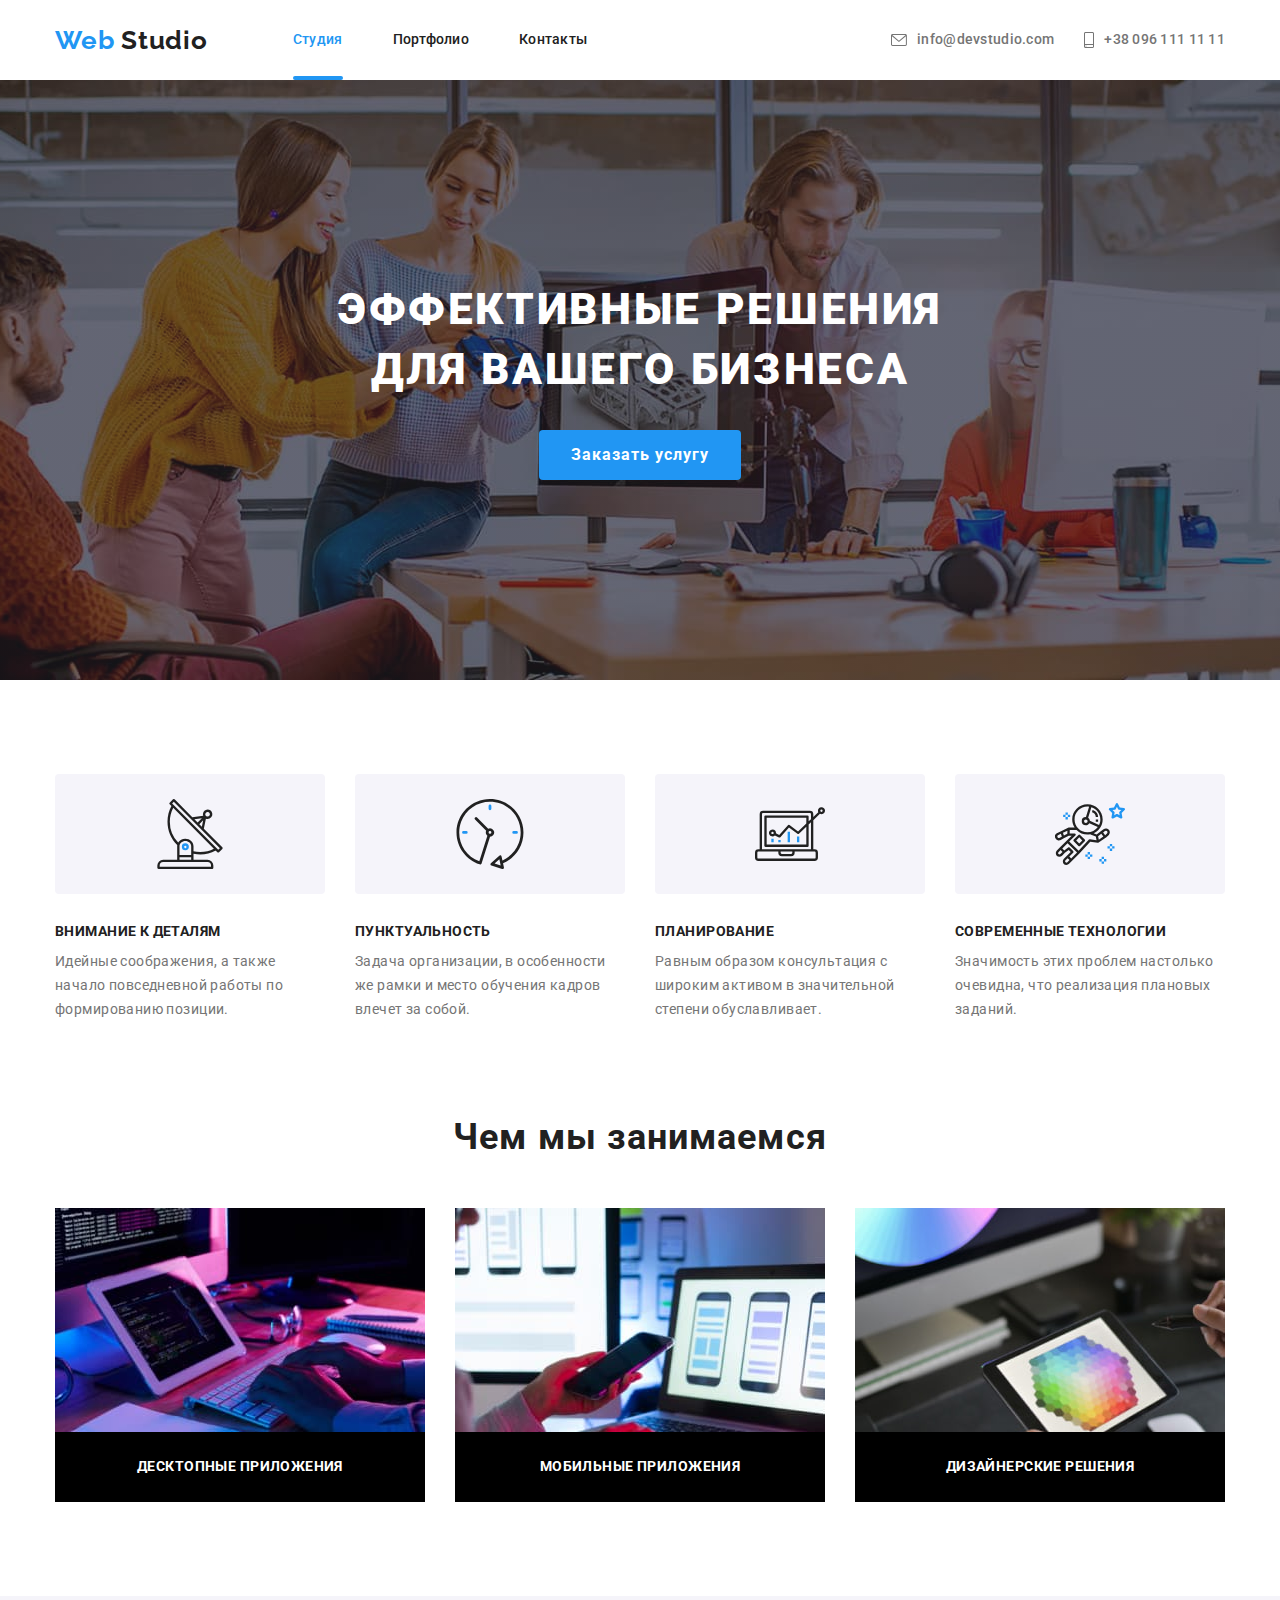
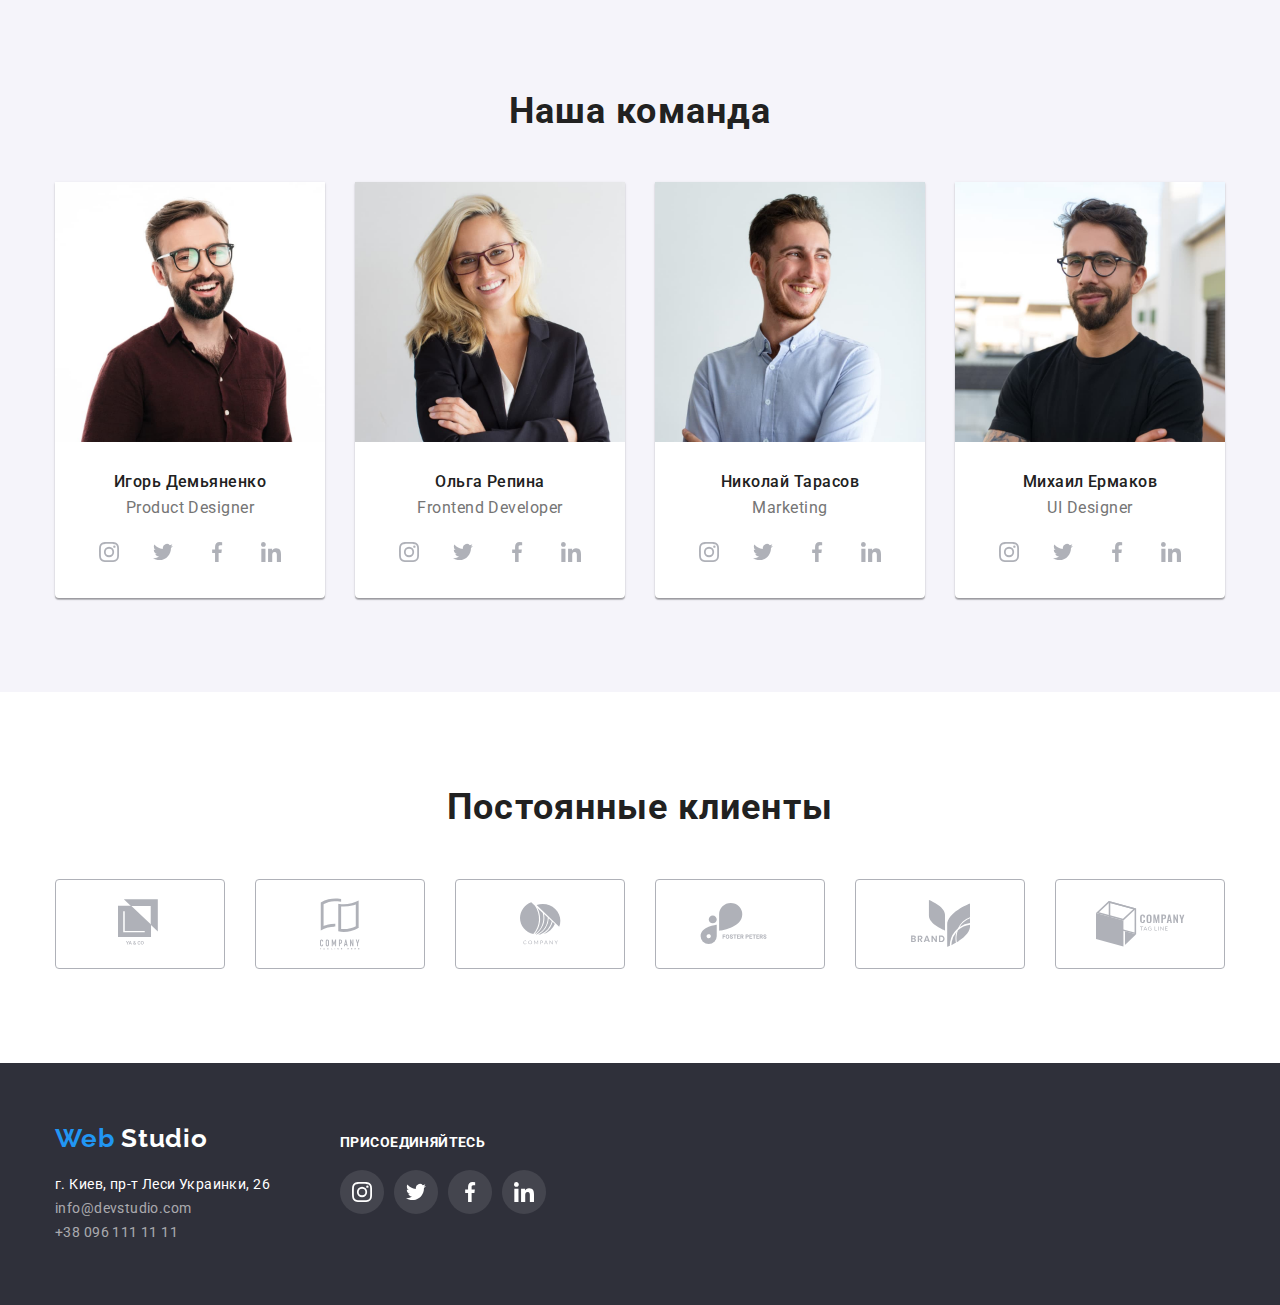
<file: index.html>
<!DOCTYPE html>
<html lang="ru">
  <head>
    <meta charset="UTF-8" />
    <meta name="viewport" content="width=device-width, initial-scale=1.0" />
    <title>Web Studio</title>
    <link rel="stylesheet" href="./css/normalize.css" />
    <link
      href="https://fonts.googleapis.com/css2?family=Raleway:wght@700&family=Roboto:wght@400;500;700;900&display=swap"
      rel="stylesheet"
    />
    <link rel="stylesheet" href="./css/styles.css" />
  </head>
  <body>
    <header>
      <!--Main Navigation-->
      <div class="conteiner top-nav">
        <nav class="nav-flex">
          <a href="./index.html" class="main-logo">
            <span class="logo-web">Web</span>
            Studio
          </a>
          <ul class="site-nav">
            <li class="site-menu">
              <a href="./index.html" class="link currant">Cтудия</a>
            </li>
            <li class="site-menu">
              <a href="./portfolio.html" class="link">Портфолио</a>
            </li>
            <li class="site-menu"><a href="#" class="link">Контакты</a></li>
          </ul>
        </nav>

        <!--Contacts-->
        <address class="adress-top">
          <ul class="menu-contacts">
            <li class="mail">
              <a
                href="mailto:info@devstudio.com"
                class="contacts"
                aria-label="написать письмо"
              >
                <svg class="sprite-envelope" width="16" , height="12">
                  <use href="./images/sprite.svg#icon-envelope"></use>
                </svg>
                info@devstudio.com</a
              >
            </li>
            <li class="phone">
              <a
                href="tel:+380961111111"
                class="contacts"
                aria-label="позвонить"
              >
                <svg class="sprite-smartphone" width="10" , height="16">
                  <use href="./images/sprite.svg#icon-smartphone"></use>
                </svg>
                +38 096 111 11 11</a
              >
            </li>
          </ul>
        </address>
      </div>
    </header>

    <!--Main Section-->
    <main>
      <section class="hero overlay">
        <h1 class="hero-title">
          Эффективные решения <br />
          для вашего бизнеса
        </h1>

        <!--Button go to pop-up form-->
        <button type="button" class="button" data-modal-open>
          Заказать услугу
        </button>
      </section>

      <!--Work principles-->
      <section class="section-principles">
        <div class="conteiner">
          <h2 hidden class="hidden-title">Work principles</h2>
          <ul class="principles">
            <li class="item">
              <div class="cover" aria-label="внимание к деталям">
                <svg class="sprite-antenna" width="70" , height="70">
                  <use href="./images/sprite.svg#icon-antenna"></use>
                </svg>
              </div>
              <h3 class="principles-title">Внимание к деталям</h3>
              <p class="principles-description">
                Идейные соображения, а также начало повседневной работы по
                формированию позиции.
              </p>
            </li>
            <li class="item">
              <div class="cover" aria-label="пунктуальность">
                <svg class="sprite-clock" width="70" , height="70">
                  <use href="./images/sprite.svg#icon-clock"></use>
                </svg>
              </div>
              <h3 class="principles-title">Пунктуальность</h3>
              <p class="principles-description">
                Задача организации, в особенности же рамки и место обучения
                кадров влечет за собой.
              </p>
            </li>
            <li class="item">
              <div class="cover" aria-label="планирование">
                <svg class="sprite-vector" width="70" , height="70">
                  <use href="./images/sprite.svg#icon-vector"></use>
                </svg>
              </div>
              <h3 class="principles-title">Планирование</h3>
              <p class="principles-description">
                Равным образом консультация с широким активом в значительной
                степени обуславливает.
              </p>
            </li>
            <li class="item">
              <div class="cover" aria-label="современные технологии">
                <svg class="sprite-astronaut" width="70" , height="70">
                  <use href="./images/sprite.svg#icon-astronaut"></use>
                </svg>
              </div>
              <h3 class="principles-title">Современные технологии</h3>
              <p class="principles-description">
                Значимость этих проблем настолько очевидна, что реализация
                плановых заданий.
              </p>
            </li>
          </ul>
        </div>
      </section>

      <!--WHAT DO WE DO SECTION-->
      <section class="section-projects">
        <div class="conteiner">
          <h2 class="section-title">Чем мы занимаемся</h2>
          <ul class="work-list">
            <li class="item">
              <div class="project-group">
                <img
                  src="./images/desktopapp.jpg"
                  alt="Десктопные приложения"
                  width="370"
                  class="project-pic"
                />
                <h3 class="work-list-title">Десктопные приложения</h3>
              </div>
            </li>
            <li class="item">
              <div class="project-group">
                <img
                  src="./images/mobileapp.jpg"
                  alt="Мобильные приложения"
                  width="370"
                  class="project-pic"
                />
                <h3 class="work-list-title">Мобильные приложения</h3>
              </div>
            </li>
            <li class="item">
              <div class="project-group">
                <img
                  src="./images/designerapp.jpg"
                  alt="Мобильные приложения"
                  width="370"
                  class="project-pic"
                />
                <h3 class="work-list-title">Дизайнерские решения</h3>
              </div>
            </li>
          </ul>
        </div>
      </section>

      <!--Our team section-->
      <section class="team-section">
        <div class="conteiner">
          <h2 class="section-title">Наша команда</h2>

          <ul class="team">
            <!--Игорь Демьяненко-->
            <li class="worker">
              <img
                class="member"
                src="./images/Demyanenko.jpg"
                alt="Игорь Демьяненко"
                width="270"
              />
              <h3 class="team-member-name">Игорь Демьяненко</h3>
              <p lang="en" class="profession">Product Designer</p>
              <ul class="social-media">
                <li class="icon-list">
                  <a
                    href="https://www.instagram.com/"
                    target="_blank"
                    rel="noopener noreferrer"
                    aria-label="ссылка Инстаграм"
                    class="icon"
                  >
                    <svg class="smm-icon" width="20" height="20">
                      <use href="./images/sprite.svg#icon-insta"></use>
                    </svg>
                  </a>
                </li>
                <li class="icon-list">
                  <a
                    href="https://twitter.com/"
                    target="_blank"
                    rel="noopener noreferrer"
                    aria-label="ссылка Твиттер"
                    class="icon"
                  >
                    <svg class="smm-icon" width="20" height="20">
                      <use href="./images/sprite.svg#icon-twitter"></use>
                    </svg>
                  </a>
                </li>
                <li class="icon-list">
                  <a
                    href="https://facebook.com/"
                    target="_blank"
                    rel="noopener noreferrer"
                    aria-label="ссылка Фейсбук"
                    class="icon"
                  >
                    <svg class="smm-icon" width="20" height="20">
                      <use href="./images/sprite.svg#icon-facebook"></use>
                    </svg>
                  </a>
                </li>
                <li class="icon-list">
                  <a
                    href="https://www.linkedin.com/"
                    target="_blank"
                    rel="noopener noreferrer"
                    aria-label="ссылка Линкедин"
                    class="icon"
                  >
                    <svg class="smm-icon" width="20" height="20">
                      <use href="./images/sprite.svg#icon-linkedin"></use>
                    </svg>
                  </a>
                </li>
              </ul>
            </li>

            <!--Ольга Репина-->
            <li class="worker">
              <img
                class="member"
                src="./images/Repina.jpg"
                alt="Ольга Репина"
                width="270"
              />
              <h3 class="team-member-name">Ольга Репина</h3>
              <p lang="en" class="profession">Frontend Developer</p>
              <ul class="social-media">
                <li class="icon-list">
                  <a
                    href="https://www.instagram.com/"
                    target="_blank"
                    rel="noopener noreferrer"
                    aria-label="ссылка Инстаграм"
                    class="icon"
                  >
                    <svg class="smm-icon" width="20" height="20">
                      <use href="./images/sprite.svg#icon-insta"></use>
                    </svg>
                  </a>
                </li>
                <li class="icon-list">
                  <a
                    href="https://twitter.com/"
                    target="_blank"
                    rel="noopener noreferrer"
                    aria-label="ссылка Твиттер"
                    class="icon"
                  >
                    <svg class="smm-icon" width="20" height="20">
                      <use href="./images/sprite.svg#icon-twitter"></use>
                    </svg>
                  </a>
                </li>
                <li class="icon-list">
                  <a
                    href="https://facebook.com/"
                    target="_blank"
                    rel="noopener noreferrer"
                    aria-label="ссылка Фейсбук"
                    class="icon"
                  >
                    <svg class="smm-icon" width="20" height="20">
                      <use href="./images/sprite.svg#icon-facebook"></use>
                    </svg>
                  </a>
                </li>
                <li class="icon-list">
                  <a
                    href="https://www.linkedin.com/"
                    target="_blank"
                    rel="noopener noreferrer"
                    aria-label="ссылка Линкедин"
                    class="icon"
                  >
                    <svg class="smm-icon" width="20" height="20">
                      <use href="./images/sprite.svg#icon-linkedin"></use>
                    </svg>
                  </a>
                </li>
              </ul>
            </li>

            <!--Николай Тарасов-->
            <li class="worker">
              <img
                class="member"
                src="./images/Tarasov.jpg"
                alt="Николай Тарасов"
                width="270"
              />
              <h3 class="team-member-name">Николай Тарасов</h3>
              <p lang="en" class="profession">Marketing</p>
              <ul class="social-media">
                <li class="icon-list">
                  <a
                    href="https://www.instagram.com/"
                    target="_blank"
                    rel="noopener noreferrer"
                    aria-label="ссылка Инстаграм"
                    class="icon"
                  >
                    <svg class="smm-icon" width="20" height="20">
                      <use href="./images/sprite.svg#icon-insta"></use>
                    </svg>
                  </a>
                </li>
                <li class="icon-list">
                  <a
                    href="https://twitter.com/"
                    target="_blank"
                    rel="noopener noreferrer"
                    aria-label="ссылка Твиттер"
                    class="icon"
                  >
                    <svg class="smm-icon" width="20" height="20">
                      <use href="./images/sprite.svg#icon-twitter"></use>
                    </svg>
                  </a>
                </li>
                <li class="icon-list">
                  <a
                    href="https://facebook.com/"
                    target="_blank"
                    rel="noopener noreferrer"
                    aria-label="ссылка Фейсбук"
                    class="icon"
                  >
                    <svg class="smm-icon" width="20" height="20">
                      <use href="./images/sprite.svg#icon-facebook"></use>
                    </svg>
                  </a>
                </li>
                <li class="icon-list">
                  <a
                    href="https://www.linkedin.com/"
                    target="_blank"
                    rel="noopener noreferrer"
                    aria-label="ссылка Линкедин"
                    class="icon"
                  >
                    <svg class="smm-icon" width="20" height="20">
                      <use href="./images/sprite.svg#icon-linkedin"></use>
                    </svg>
                  </a>
                </li>
              </ul>
            </li>

            <!--Михаил Ермаков-->
            <li class="worker">
              <img
                class="member"
                src="./images/Ermakov.jpg"
                alt="Михаил Ермаков"
                width="270"
              />
              <h3 class="team-member-name">Михаил Ермаков</h3>
              <p lang="en" class="profession">UI Designer</p>
              <ul class="social-media">
                <li class="icon-list">
                  <a
                    href="https://www.instagram.com/"
                    target="_blank"
                    rel="noopener noreferrer"
                    aria-label="ссылка Инстаграм"
                    class="icon"
                  >
                    <svg class="smm-icon" width="20" height="20">
                      <use href="./images/sprite.svg#icon-insta"></use>
                    </svg>
                  </a>
                </li>
                <li class="icon-list">
                  <a
                    href="https://twitter.com/"
                    target="_blank"
                    rel="noopener noreferrer"
                    aria-label="ссылка Твиттер"
                    class="icon"
                  >
                    <svg class="smm-icon" width="20" height="20">
                      <use href="./images/sprite.svg#icon-twitter"></use>
                    </svg>
                  </a>
                </li>
                <li class="icon-list">
                  <a
                    href="https://facebook.com/"
                    target="_blank"
                    rel="noopener noreferrer"
                    aria-label="ссылка Фейсбук"
                    class="icon"
                  >
                    <svg class="smm-icon" width="20" height="20">
                      <use href="./images/sprite.svg#icon-facebook"></use>
                    </svg>
                  </a>
                </li>
                <li class="icon-list">
                  <a
                    href="https://www.linkedin.com/"
                    target="_blank"
                    rel="noopener noreferrer"
                    aria-label="ссылка Линкедин"
                    class="icon"
                  >
                    <svg class="smm-icon" width="20" height="20">
                      <use href="./images/sprite.svg#icon-linkedin"></use>
                    </svg>
                  </a>
                </li>
              </ul>
            </li>
          </ul>
        </div>
      </section>

      <!--Our clients section-->
      <section class="section-clients">
        <div class="conteiner">
          <h2 class="section-title">Постоянные клиенты</h2>
          <ul class="clients">
            <!-- Client 1-->
            <li class="partner">
              <a
                class="partner-link"
                href="#"
                target="_blank"
                rel="noopener noreferrer"
                aria-label="ссылка на сайт компании"
              >
                <svg class="sprite-client" width="44" height="49">
                  <use href="./images/sprite.svg#icon-clientlogo1"></use>
                </svg>
              </a>
            </li>

            <!-- Client 2-->
            <li class="partner">
              <a
                class="partner-link"
                href="#"
                target="_blank"
                rel="noopener noreferrer"
                aria-label="ссылка на сайт компании"
              >
                <svg class="sprite-client" width="40" height="52">
                  <use href="./images/sprite.svg#icon-clientlogo2"></use>
                </svg>
              </a>
            </li>

            <!-- Client 3-->
            <li class="partner">
              <a
                class="partner-link"
                href="#"
                target="_blank"
                rel="noopener noreferrer"
                aria-label="ссылка на сайт компании"
              >
                <svg class="sprite-client" width="41" height="43">
                  <use href="./images/sprite.svg#icon-clientlogo3"></use>
                </svg>
              </a>
            </li>

            <!-- Client 4-->
            <li class="partner">
              <a
                class="partner-link"
                href="#"
                target="_blank"
                rel="noopener noreferrer"
                aria-label="ссылка на сайт компании"
              >
                <svg class="sprite-client" width="80" height="42">
                  <use href="./images/sprite.svg#icon-clientlogo4"></use>
                </svg>
              </a>
            </li>

            <!-- Client 5-->
            <li class="partner">
              <a
                class="partner-link"
                href="#"
                target="_blank"
                rel="noopener noreferrer"
                aria-label="ссылка на сайт компании"
              >
                <svg class="sprite-client" width="59" height="47">
                  <use href="./images/sprite.svg#icon-clientlogo5"></use>
                </svg>
              </a>
            </li>

            <!-- Client 6-->
            <li class="partner">
              <a
                class="partner-link"
                href="#"
                target="_blank"
                rel="noopener noreferrer"
                aria-label="ссылка на сайт компании"
              >
                <svg class="sprite-client" width="89" height="46">
                  <use href="./images/sprite.svg#icon-clientlogo6"></use>
                </svg>
              </a>
            </li>
          </ul>
        </div>
      </section>
    </main>

    <!--MODAL WINDOW-->
    <div class="backdrop is-hidden" data-modal>
      <div class="modal">
        <button data-modal-close class="button-modal">
          <img src="./images/cross.svg" class="modal-cross" />
        </button>
      </div>
    </div>

    <!--Footer-->
    <footer class="footer">
      <div class="conteiner footer-flexbox">
        <!--adress section-->

        <div class="basement">
          <a href="#" class="footer-logo">
            <span class="blue">Web</span>
            Studio
          </a>
          <address class="adress">
            <a href="#" class="footer-adress"
              >г. Киев, пр-т Леси Украинки, 26 </a
            ><br />
            <a href="mailto:info@devstudio.com" class="email"
              >info@devstudio.com</a
            ><br />
            <a href="tel:+380961111111" class="phone">+38 096 111 11 11</a
            ><br />
          </address>
        </div>

        <!--Sosial media section-->
        <div class="footer-form">
          <b class="slogan footer-flexbox">Присоединяйтесь</b>
          <ul class="footer-list">
            <li class="icon-list">
              <a
                href="https://www.instagram.com/"
                target="_blank"
                rel="noopener noreferrer"
                aria-label="ссылка Инстаграм"
                class="icon-footer"
              >
                <svg class="smm-icon" width="20" height="20">
                  <use href="./images/sprite.svg#icon-insta"></use>
                </svg>
              </a>
            </li>
            <li class="icon-list">
              <a
                href="https://twitter.com/"
                target="_blank"
                rel="noopener noreferrer"
                aria-label="ссылка Твиттер"
                class="icon-footer"
              >
                <svg class="smm-icon" width="20" height="20">
                  <use href="./images/sprite.svg#icon-twitter"></use>
                </svg>
              </a>
            </li>
            <li class="icon-list">
              <a
                href="https://facebook.com/"
                target="_blank"
                rel="noopener noreferrer"
                aria-label="ссылка Фейсбук"
                class="icon-footer"
              >
                <svg class="smm-icon" width="20" height="20">
                  <use href="./images/sprite.svg#icon-facebook"></use>
                </svg>
              </a>
            </li>
            <li class="icon-list">
              <a
                href="https://www.linkedin.com/"
                target="_blank"
                rel="noopener noreferrer"
                aria-label="ссылка Линкедин"
                class="icon-footer"
              >
                <svg class="smm-icon" width="20" height="20">
                  <use href="./images/sprite.svg#icon-linkedin"></use>
                </svg>
              </a>
            </li>
          </ul>
        </div>
        <!--Dont forget create form here-->
      </div>
    </footer>
    <script src="./js/modal.js"></script>
  </body>
</html>
</file>
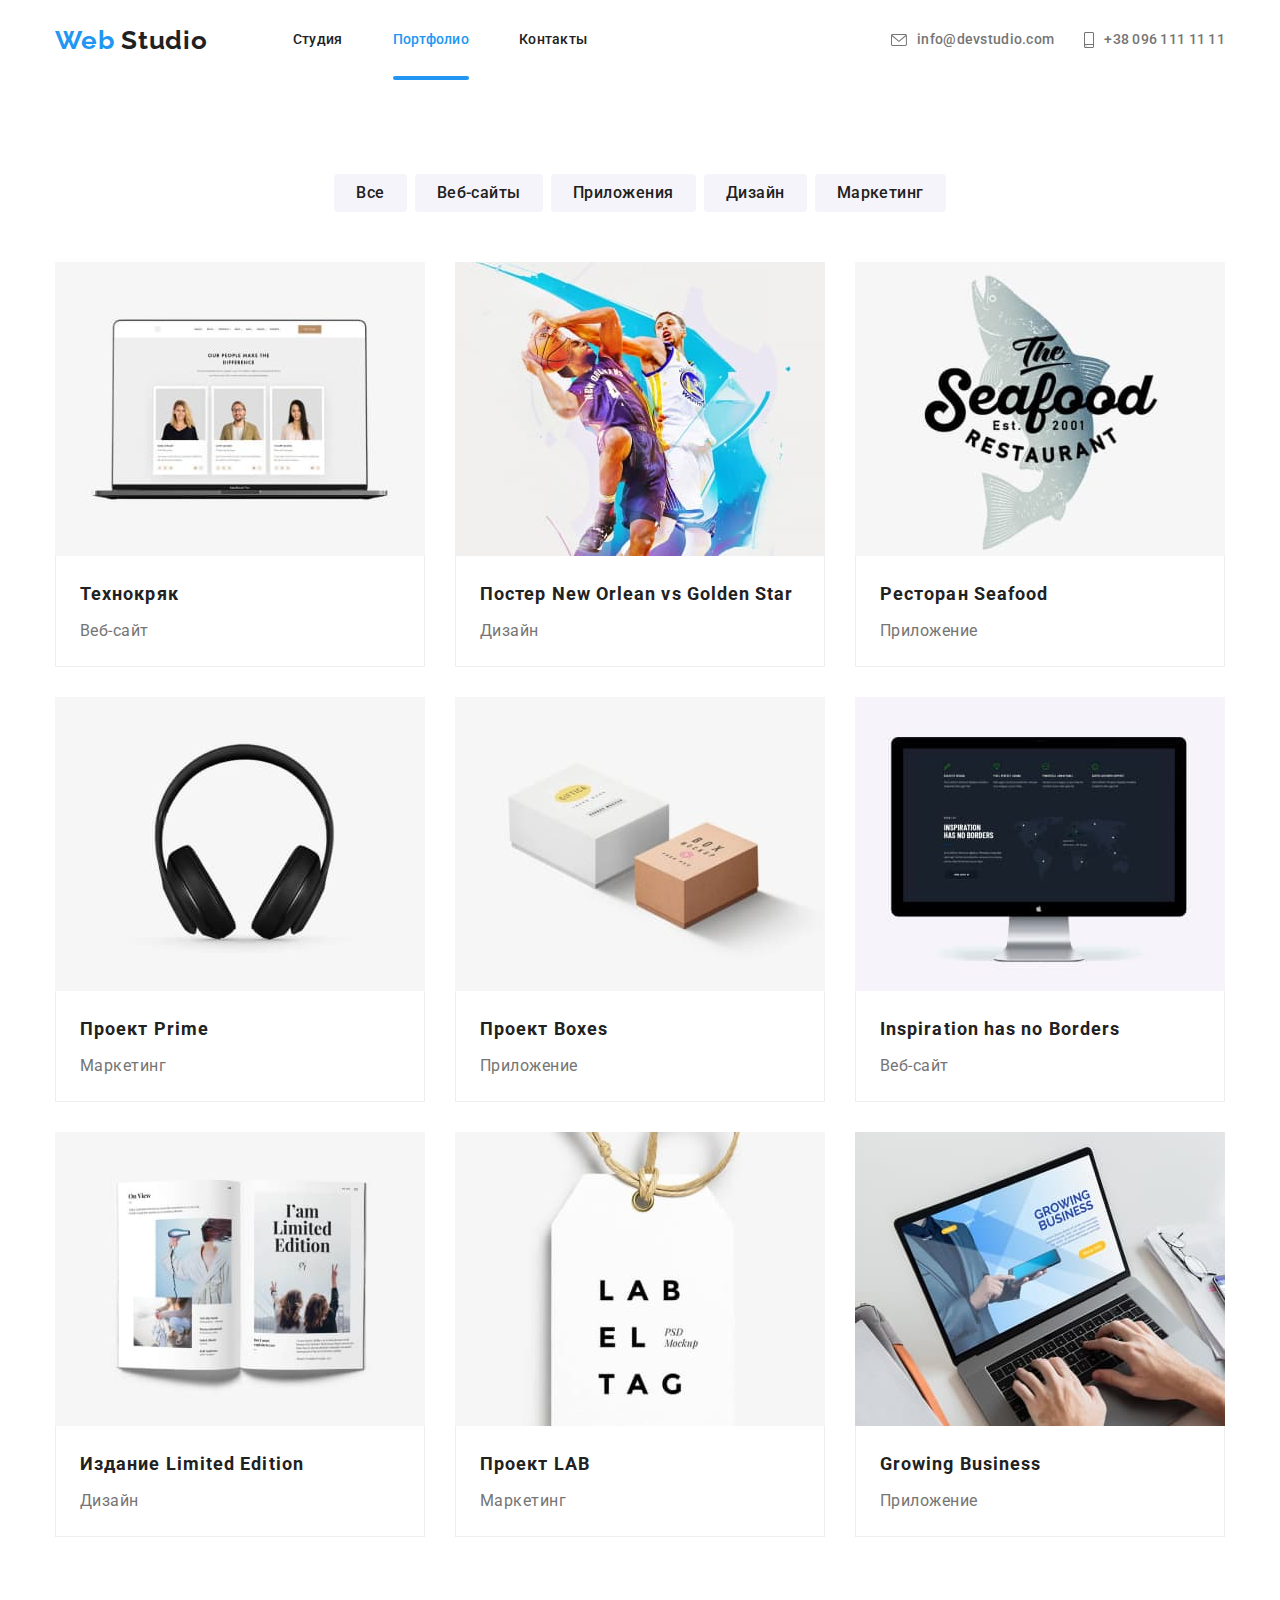
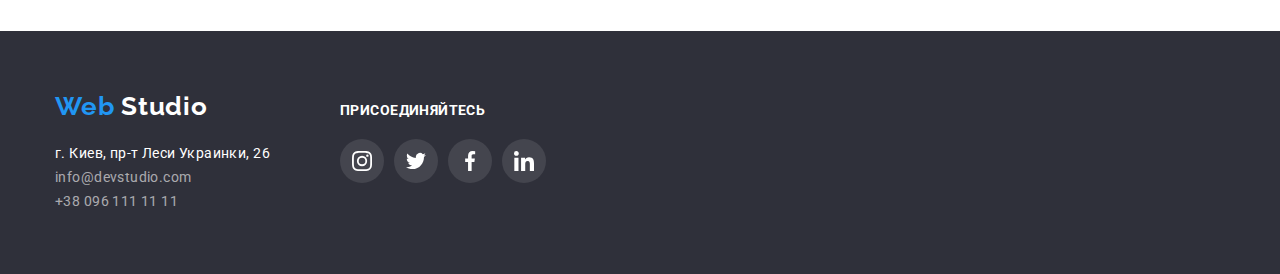
<file: portfolio.html>
<!DOCTYPE html>
<html lang="ru">
  <head>
    <meta charset="UTF-8" />
    <meta name="viewport" content="width=device-width, initial-scale=1.0" />
    <title>Портфолио</title>
    <link rel="stylesheet" href="./css/normalize.css" />
    <link
      href="https://fonts.googleapis.com/css2?family=Raleway:wght@700&family=Roboto:wght@400;500;700;900&display=swap"
      rel="stylesheet"
    />
    <link rel="stylesheet" href="./css/styles.css" />
  </head>

  <body>
    <header>
      <!--Main Navigation-->
      <div class="conteiner top-nav">
        <nav class="nav-flex">
          <a href="./index.html" class="main-logo">
            <span class="logo-web">Web</span>
            Studio
          </a>
          <ul class="site-nav">
            <li class="site-menu">
              <a href="./index.html" class="link">Студия</a>
            </li>
            <li class="site-menu">
              <a href="./portfolio.html" class="link currant">Портфолио</a>
            </li>
            <li class="site-menu"><a href="#" class="link">Контакты</a></li>
          </ul>
        </nav>

        <!--Contacts-->
        <address class="adress-top">
          <ul class="menu-contacts">
            <li class="mail">
              <a href="mailto:info@devstudio.com" class="contacts">
                <svg class="sprite-envelope" width="16" , height="12">
                  <use href="./images/sprite.svg#icon-envelope"></use>
                </svg>
                info@devstudio.com</a
              >
            </li>
            <li class="phone">
              <a href="tel:+380961111111" class="contacts">
                <svg class="sprite-smartphone" width="10" , height="16">
                  <use href="./images/sprite.svg#icon-smartphone"></use>
                </svg>
                +38 096 111 11 11</a
              >
            </li>
          </ul>
        </address>
      </div>
    </header>

    <!--Section filter and cards-->
    <main>
      <section class="section-portfolio">
        <div class="conteiner">
          <h1 hidden>Наше портфолио проектов</h1>
          <ul class="portfolio-nav">
            <li class="item">
              <button type="button" class="button-portfolio">Все</button>
            </li>
            <li class="item">
              <button type="button" class="button-portfolio">Веб-сайты</button>
            </li>
            <li class="item">
              <button type="button" class="button-portfolio">Приложения</button>
            </li>
            <li class="item">
              <button type="button" class="button-portfolio">Дизайн</button>
            </li>
            <li class="item">
              <button type="button" class="button-portfolio">Маркетинг</button>
            </li>
          </ul>

          <!--cards-->
          <ul class="portfolio">
            <li class="item portfolio-item">
              <a href="#" class="link-portfolio">
                <div class="example-card">
                  <img
                    src="./images/technokryak.jpg"
                    alt="Технокряк веб сайт"
                    width="370"
                    class="example"
                  />
                  <p class="portfolio-description card-overlay">
                    Технокряк это современная площадка распространения
                    коронавируса. Компании используют эту платформу для
                    цифрового шпионажа и атак на защищённые сервера конкурентов.
                  </p>
                </div>
                <div class="discription">
                  <h2 class="portfolio-title">Технокряк</h2>
                  <p class="portfolio-group">Веб-сайт</p>
                </div>
              </a>
            </li>
            <li class="item portfolio-item">
              <a href="#" class="link-portfolio">
                <div class="example-card">
                  <img
                    src="./images/posterNewOrlean.jpg"
                    alt="Постер"
                    width="370"
                    class="example"
                  />
                  <p class="portfolio-description card-overlay">
                    Технокряк это современная площадка распространения
                    коронавируса. Компании используют эту платформу для
                    цифрового шпионажа и атак на защищённые сервера конкурентов.
                  </p>
                </div>
                <div class="discription">
                  <h2 class="portfolio-title">
                    Постер New Orlean vs Golden Star
                  </h2>
                  <p class="portfolio-group">Дизайн</p>
                </div>
              </a>
            </li>
            <li class="item portfolio-item">
              <a href="#" class="link-portfolio">
                <div class="example-card">
                  <img
                    src="./images/restaurant.jpg"
                    alt="Приложение для ресторана"
                    width="370"
                    class="example"
                  />
                  <p class="portfolio-description card-overlay">
                    Технокряк это современная площадка распространения
                    коронавируса. Компании используют эту платформу для
                    цифрового шпионажа и атак на защищённые сервера конкурентов.
                  </p>
                </div>
                <div class="discription">
                  <h2 class="portfolio-title">Ресторан Seafood</h2>
                  <p class="portfolio-group">Приложение</p>
                </div>
              </a>
            </li>
            <li class="item portfolio-item">
              <a href="#" class="link-portfolio">
                <div class="example-card">
                  <img
                    src="./images/projectPrime.jpg"
                    alt="Маркетинговый проект"
                    width="370"
                    class="example"
                  />
                  <p class="portfolio-description card-overlay">
                    Технокряк это современная площадка распространения
                    коронавируса. Компании используют эту платформу для
                    цифрового шпионажа и атак на защищённые сервера конкурентов.
                  </p>
                </div>
                <div class="discription">
                  <h2 class="portfolio-title">Проект Prime</h2>
                  <p class="portfolio-group">Маркетинг</p>
                </div>
              </a>
            </li>
            <li class="item portfolio-item">
              <a href="#" class="link-portfolio">
                <div class="example-card">
                  <img
                    src="./images/projectBoxes.jpg"
                    alt="Приложение Коробка"
                    width="370"
                    class="example"
                  />
                  <p class="portfolio-description card-overlay">
                    Технокряк это современная площадка распространения
                    коронавируса. Компании используют эту платформу для
                    цифрового шпионажа и атак на защищённые сервера конкурентов.
                  </p>
                </div>
                <div class="discription">
                  <h2 class="portfolio-title">Проект Boxes</h2>
                  <p class="portfolio-group">Приложение</p>
                </div>
              </a>
            </li>
            <li class="item portfolio-item">
              <a href="#" class="link-portfolio">
                <div class="example-card">
                  <img
                    src="./images/InspirationHasNoBorders.jpg"
                    alt="Веб сайт про вдохновение"
                    width="370"
                    class="example"
                  />
                  <p class="portfolio-description card-overlay">
                    Технокряк это современная площадка распространения
                    коронавируса. Компании используют эту платформу для
                    цифрового шпионажа и атак на защищённые сервера конкурентов.
                  </p>
                </div>
                <div class="discription">
                  <h2 class="portfolio-title">Inspiration has no Borders</h2>
                  <p class="portfolio-group">Веб-сайт</p>
                </div>
              </a>
            </li>
            <li class="item portfolio-item">
              <a href="#" class="link-portfolio">
                <div div class="example-card">
                  <img
                    src="./images/EditionLimitedEdition.jpg"
                    alt="Дизайн"
                    width="370"
                    class="example"
                  />
                  <p class="portfolio-description card-overlay">
                    Технокряк это современная площадка распространения
                    коронавируса. Компании используют эту платформу для
                    цифрового шпионажа и атак на защищённые сервера конкурентов.
                  </p>
                </div>
                <div class="discription">
                  <h2 class="portfolio-title">Издание Limited Edition</h2>
                  <p class="portfolio-group">Дизайн</p>
                </div>
              </a>
            </li>
            <li class="item portfolio-item">
              <a href="#" class="link-portfolio">
                <div class="example-card">
                  <img
                    src="./images/projectLab.jpg"
                    alt="Маркетинг проекта Лаб"
                    width="370"
                    class="example"
                  />
                  <p class="portfolio-description card-overlay">
                    Технокряк это современная площадка распространения
                    коронавируса. Компании используют эту платформу для
                    цифрового шпионажа и атак на защищённые сервера конкурентов.
                  </p>
                </div>
                <div class="discription">
                  <h2 class="portfolio-title">Проект LAB</h2>
                  <p class="portfolio-group">Маркетинг</p>
                </div>
              </a>
            </li>
            <li class="item portfolio-item">
              <a href="#" class="link-portfolio">
                <div class="example-card">
                  <img
                    src="./images/growingBusiness.jpg"
                    alt="Приложение про бизнес"
                    width="370"
                    class="example"
                  />
                  <p class="portfolio-description card-overlay">
                    Технокряк это современная площадка распространения
                    коронавируса. Компании используют эту платформу для
                    цифрового шпионажа и атак на защищённые сервера конкурентов.
                  </p>
                </div>
                <div class="discription">
                  <h2 class="portfolio-title">Growing Business</h2>
                  <p class="portfolio-group">Приложение</p>
                </div>
              </a>
            </li>
          </ul>
        </div>
      </section>
    </main>

    <!--Footer-->
    <footer class="footer">
      <div class="conteiner footer-flexbox">
        <!--adress section-->

        <div class="basement">
          <a href="#" class="footer-logo">
            <span class="blue">Web</span>
            Studio
          </a>
          <address class="adress">
            <a href="#" class="footer-adress"
              >г. Киев, пр-т Леси Украинки, 26 </a
            ><br />
            <a href="mailto:info@devstudio.com" class="email"
              >info@devstudio.com</a
            ><br />
            <a href="tel:+380961111111" class="phone">+38 096 111 11 11</a
            ><br />
          </address>
        </div>

        <!--Sosial media section-->
        <div class="footer-form">
          <b class="slogan footer-flexbox">Присоединяйтесь</b>
          <ul class="footer-list">
            <li class="icon-list">
              <a
                href="https://www.instagram.com/"
                target="_blank"
                rel="noopener noreferrer"
                aria-label="ссылка Инстаграм"
                class="icon-footer"
              >
                <svg class="smm-icon" width="20" height="20">
                  <use href="./images/sprite.svg#icon-insta"></use>
                </svg>
              </a>
            </li>
            <li class="icon-list">
              <a
                href="https://twitter.com/"
                target="_blank"
                rel="noopener noreferrer"
                aria-label="ссылка Твиттер"
                class="icon-footer"
              >
                <svg class="smm-icon" width="20" height="20">
                  <use href="./images/sprite.svg#icon-twitter"></use>
                </svg>
              </a>
            </li>
            <li class="icon-list">
              <a
                href="https://facebook.com/"
                target="_blank"
                rel="noopener noreferrer"
                aria-label="ссылка Фейсбук"
                class="icon-footer"
              >
                <svg class="smm-icon" width="20" height="20">
                  <use href="./images/sprite.svg#icon-facebook"></use>
                </svg>
              </a>
            </li>
            <li class="icon-list">
              <a
                href="https://www.linkedin.com/"
                target="_blank"
                rel="noopener noreferrer"
                aria-label="ссылка Линкедин"
                class="icon-footer"
              >
                <svg class="smm-icon" width="20" height="20">
                  <use href="./images/sprite.svg#icon-linkedin"></use>
                </svg>
              </a>
            </li>
          </ul>
        </div>
        <!--Dont forget create form here-->
      </div>
    </footer>
  </body>
</html>
</file>
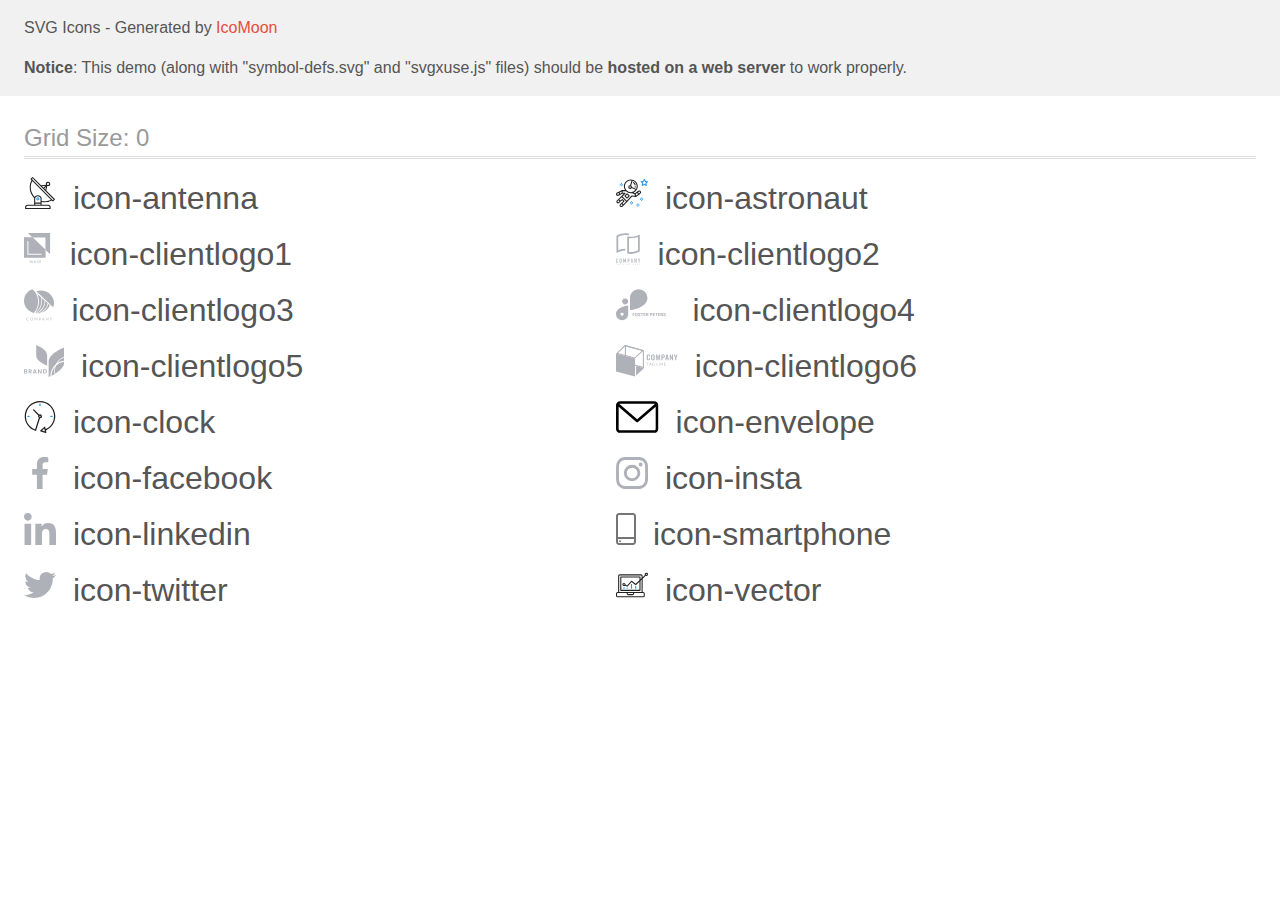
<file: images/svg/demo-external-svg.html>
<!doctype html>
<html>
<head>
    <title>IcoMoon - SVG Icons</title>
    <meta charset="utf-8">
    <meta name="viewport" content="width=device-width, initial-scale=1">
    <link rel="stylesheet" href="demo-files/demo.css">
    <link rel="stylesheet" href="style.css">
</head>
<body>
<header class="bgc1 clearfix">
<div class="mhl">
    <p>SVG Icons - Generated by <a href="https://icomoon.io/app">IcoMoon</a></p><p><strong>Notice</strong>: This demo (along with "symbol-defs.svg" and "svgxuse.js" files) should be <b>hosted on a web server</b> to work properly.</p>
</div>
</header>
    <div class="clearfix mhl ptl">
        <h1 class="mvm mtn fgc1">Grid Size: 0</h1>
        <div class="glyph fs1">
            <div class="clearfix pbs">
                <svg class="icon icon-antenna"><use xlink:href="symbol-defs.svg#icon-antenna"></use></svg><span class="name"> icon-antenna</span>
            </div>
        </div>
        <div class="glyph fs1">
            <div class="clearfix pbs">
                <svg class="icon icon-astronaut"><use xlink:href="symbol-defs.svg#icon-astronaut"></use></svg><span class="name"> icon-astronaut</span>
            </div>
        </div>
        <div class="glyph fs1">
            <div class="clearfix pbs">
                <svg class="icon icon-clientlogo1"><use xlink:href="symbol-defs.svg#icon-clientlogo1"></use></svg><span class="name"> icon-clientlogo1</span>
            </div>
        </div>
        <div class="glyph fs1">
            <div class="clearfix pbs">
                <svg class="icon icon-clientlogo2"><use xlink:href="symbol-defs.svg#icon-clientlogo2"></use></svg><span class="name"> icon-clientlogo2</span>
            </div>
        </div>
        <div class="glyph fs1">
            <div class="clearfix pbs">
                <svg class="icon icon-clientlogo3"><use xlink:href="symbol-defs.svg#icon-clientlogo3"></use></svg><span class="name"> icon-clientlogo3</span>
            </div>
        </div>
        <div class="glyph fs1">
            <div class="clearfix pbs">
                <svg class="icon icon-clientlogo4"><use xlink:href="symbol-defs.svg#icon-clientlogo4"></use></svg><span class="name"> icon-clientlogo4</span>
            </div>
        </div>
        <div class="glyph fs1">
            <div class="clearfix pbs">
                <svg class="icon icon-clientlogo5"><use xlink:href="symbol-defs.svg#icon-clientlogo5"></use></svg><span class="name"> icon-clientlogo5</span>
            </div>
        </div>
        <div class="glyph fs1">
            <div class="clearfix pbs">
                <svg class="icon icon-clientlogo6"><use xlink:href="symbol-defs.svg#icon-clientlogo6"></use></svg><span class="name"> icon-clientlogo6</span>
            </div>
        </div>
        <div class="glyph fs1">
            <div class="clearfix pbs">
                <svg class="icon icon-clock"><use xlink:href="symbol-defs.svg#icon-clock"></use></svg><span class="name"> icon-clock</span>
            </div>
        </div>
        <div class="glyph fs1">
            <div class="clearfix pbs">
                <svg class="icon icon-envelope"><use xlink:href="symbol-defs.svg#icon-envelope"></use></svg><span class="name"> icon-envelope</span>
            </div>
        </div>
        <div class="glyph fs1">
            <div class="clearfix pbs">
                <svg class="icon icon-facebook"><use xlink:href="symbol-defs.svg#icon-facebook"></use></svg><span class="name"> icon-facebook</span>
            </div>
        </div>
        <div class="glyph fs1">
            <div class="clearfix pbs">
                <svg class="icon icon-insta"><use xlink:href="symbol-defs.svg#icon-insta"></use></svg><span class="name"> icon-insta</span>
            </div>
        </div>
        <div class="glyph fs1">
            <div class="clearfix pbs">
                <svg class="icon icon-linkedin"><use xlink:href="symbol-defs.svg#icon-linkedin"></use></svg><span class="name"> icon-linkedin</span>
            </div>
        </div>
        <div class="glyph fs1">
            <div class="clearfix pbs">
                <svg class="icon icon-smartphone"><use xlink:href="symbol-defs.svg#icon-smartphone"></use></svg><span class="name"> icon-smartphone</span>
            </div>
        </div>
        <div class="glyph fs1">
            <div class="clearfix pbs">
                <svg class="icon icon-twitter"><use xlink:href="symbol-defs.svg#icon-twitter"></use></svg><span class="name"> icon-twitter</span>
            </div>
        </div>
        <div class="glyph fs1">
            <div class="clearfix pbs">
                <svg class="icon icon-vector"><use xlink:href="symbol-defs.svg#icon-vector"></use></svg><span class="name"> icon-vector</span>
            </div>
        </div>
  </div>
<script defer src="svgxuse.js"></script>
</body>
</html>
</file>
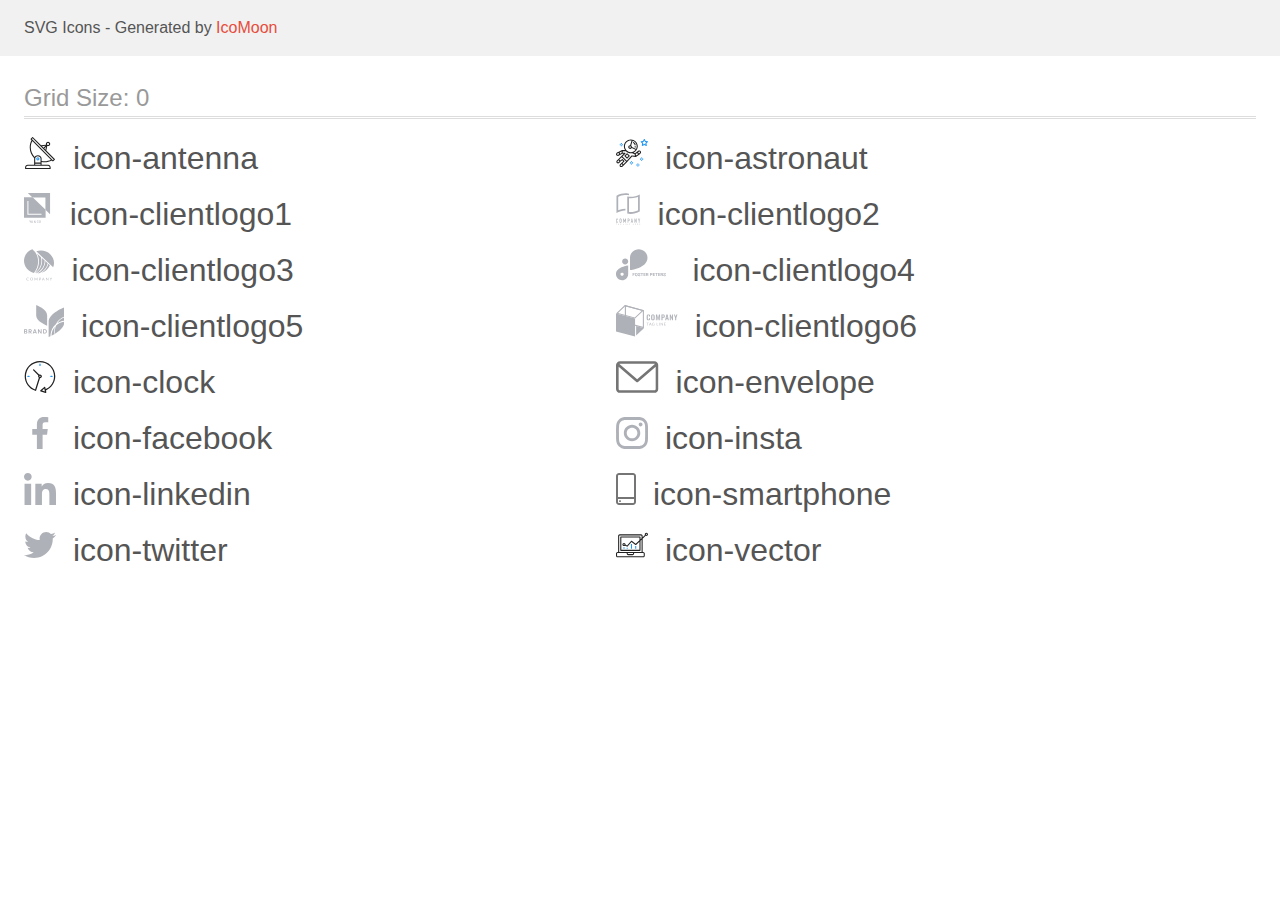
<file: images/svg/demo.html>
<!doctype html>
<html>
<head>
    <title>IcoMoon - SVG Icons</title>
    <meta charset="utf-8">
    <meta name="viewport" content="width=device-width, initial-scale=1">
    <link rel="stylesheet" href="demo-files/demo.css">
    <link rel="stylesheet" href="style.css">
</head>
<body>
<svg aria-hidden="true" style="position: absolute; width: 0; height: 0; overflow: hidden;" version="1.1" xmlns="http://www.w3.org/2000/svg" xmlns:xlink="http://www.w3.org/1999/xlink">
<defs>
<symbol id="icon-antenna" viewBox="0 0 32 32">
<path fill="#212121" style="fill: var(--color1, #212121)" d="M30.773 22.098l-8.443-8.505 0.937-4.616c0.225 0.090 0.485 0.144 0.758 0.146h0.007c0.008 0 0.017 0 0.026 0 1.192 0 2.159-0.967 2.159-2.159s-0.967-2.159-2.159-2.159c-1.192 0-2.159 0.967-2.159 2.159 0 0.259 0.046 0.508 0.13 0.739l-0.005-0.015-4.96 0.606-8.091-8.133c-0.096-0.098-0.229-0.159-0.376-0.16h-0c-0.14 0.001-0.274 0.057-0.373 0.155l-1.512 1.504c-0.096 0.097-0.156 0.23-0.156 0.377s0.060 0.281 0.156 0.377v0l0.814 0.825c-1.143 2.062-1.816 4.522-1.816 7.139 0 4.106 1.656 7.824 4.336 10.525l-0.001-0.001c0.043 0.041 0.092 0.074 0.146 0.097-0.032 0.164-0.051 0.353-0.052 0.546v6.188h-6.4c-1.472 0.001-2.666 1.194-2.667 2.666v1.067c0 0.295 0.239 0.534 0.534 0.534h24.534c0.294 0 0.533-0.239 0.533-0.534v-1.067c-0.002-1.472-1.195-2.665-2.666-2.666h-6.4v-2.742c1.003 0.21 2.024 0.317 3.049 0.32 2.58-0.003 5.005-0.663 7.117-1.822l-0.077 0.039 0.818 0.823c0.099 0.101 0.235 0.159 0.376 0.16 0.14-0.001 0.274-0.057 0.373-0.155l1.512-1.504c0.096-0.097 0.156-0.23 0.156-0.377s-0.060-0.281-0.156-0.377v0zM23.28 6.233c0.193-0.192 0.459-0.31 0.752-0.31 0.589 0 1.067 0.478 1.067 1.066s-0.477 1.066-1.067 1.066c-0 0-0 0-0 0h-0.004c-0.587-0.003-1.061-0.479-1.061-1.066 0-0.295 0.12-0.563 0.314-0.756l0-0h-0.002zM22.024 9.737l-0.598 2.946-1.175-1.183 1.774-1.763zM21.419 8.835l-1.92 1.909-1.486-1.493 3.406-0.416zM24.004 28.8c0.884 0 1.6 0.716 1.6 1.6v0 0.534h-23.466v-0.534c0-0.884 0.716-1.6 1.6-1.6v0h20.267zM16.538 26.666v1.067h-5.334v-1.067h5.334zM11.204 25.6v-4.053c0-1.294 1.196-2.346 2.667-2.346s2.667 1.053 2.667 2.346v4.053h-5.334zM17.604 23.904v-2.357c0-1.882-1.675-3.413-3.733-3.413-0.017-0-0.038-0-0.058-0-1.353 0-2.54 0.707-3.213 1.771l-0.009 0.016c-2.36-2.482-3.812-5.846-3.812-9.55 0-2.314 0.567-4.496 1.569-6.414l-0.036 0.077 18.602 18.709c-1.823 0.947-3.979 1.502-6.266 1.502-1.079 0-2.128-0.124-3.136-0.357l0.093 0.018zM28.893 23.22l-21.057-21.181 0.754-0.752 7.935 7.98c0.004 0 0.006 0.007 0.010 0.010l13.114 13.191-0.757 0.752z"></path>
<path fill="#2196f3" style="fill: var(--color2, #2196f3)" d="M13.876 20.267h-0.005c-0.001 0-0.002 0-0.002 0-0.884 0-1.6 0.716-1.6 1.6s0.715 1.599 1.597 1.6h0.005c0.001 0 0.001 0 0.002 0 0.884 0 1.6-0.716 1.6-1.6s-0.715-1.599-1.598-1.6h-0zM14.249 22.245c-0.096 0.096-0.229 0.155-0.376 0.155-0.295 0-0.534-0.239-0.534-0.534s0.238-0.533 0.532-0.533h0c0.293 0.001 0.531 0.239 0.531 0.533 0 0.148-0.060 0.282-0.157 0.378l-0 0h0.005z"></path>
</symbol>
<symbol id="icon-astronaut" viewBox="0 0 32 32">
<path fill="#2196f3" style="fill: var(--color2, #2196f3)" d="M31.974 4.524c-0.064-0.191-0.227-0.332-0.427-0.362l-0.003-0-1.911-0.278-0.855-1.731c-0.179-0.365-0.777-0.365-0.956 0l-0.855 1.731-1.911 0.278c-0.26 0.039-0.457 0.26-0.457 0.528 0 0.15 0.062 0.285 0.161 0.382l1.383 1.348-0.326 1.903c-0.034 0.2 0.048 0.402 0.212 0.522 0.166 0.12 0.383 0.135 0.562 0.040l1.709-0.899 1.709 0.899c0.072 0.038 0.157 0.061 0.247 0.061 0.295 0 0.534-0.239 0.534-0.534 0-0.031-0.003-0.062-0.008-0.092l0 0.003-0.326-1.903 1.383-1.348c0.099-0.097 0.161-0.233 0.161-0.382 0-0.059-0.009-0.115-0.027-0.168l0.001 0.004zM29.511 5.851c-0.126 0.122-0.183 0.299-0.153 0.472l0.191 1.114-1-0.526c-0.072-0.039-0.158-0.062-0.249-0.062s-0.177 0.023-0.252 0.063l0.003-0.001-1 0.526 0.191-1.114c0.005-0.027 0.008-0.059 0.008-0.091 0-0.149-0.061-0.285-0.16-0.381l-0-0-0.811-0.79 1.119-0.162c0.174-0.025 0.324-0.134 0.402-0.292l0.5-1.013 0.5 1.013c0.078 0.158 0.228 0.267 0.402 0.292l1.119 0.162-0.809 0.79zM26.134 20.522h-1.067v1.067h1.067v-1.067zM26.134 22.656h-1.067v1.066h1.067v-1.066zM27.2 21.589h-1.067v1.067h1.067v-1.067zM25.067 21.589h-1.067v1.067h1.067v-1.067zM22.4 26.389h-1.067v1.067h1.067v-1.067zM22.4 28.523h-1.067v1.067h1.067v-1.067zM23.467 27.456h-1.067v1.067h1.067v-1.067zM21.334 27.456h-1.067v1.067h1.067v-1.067zM16 24.256h-1.066v1.067h1.066v-1.067zM16 26.389h-1.066v1.067h1.066v-1.067zM17.067 25.322h-1.067v1.067h1.067v-1.067zM14.934 25.322h-1.067v1.067h1.067v-1.067zM5.867 6.122h-1.066v1.066h1.066v-1.066zM5.867 8.256h-1.066v1.066h1.066v-1.066zM6.933 7.189h-1.067v1.067h1.066v-1.067zM4.8 7.189h-1.067v1.067h1.067v-1.067z"></path>
<path fill="#212121" style="fill: var(--color1, #212121)" d="M24.715 14.16c-0.28-0.376-0.698-0.636-1.179-0.703l-0.009-0.001c-0.076-0.012-0.164-0.018-0.254-0.018-0.411 0-0.789 0.139-1.090 0.373l0.004-0.003-1.253 0.96-1.898 1.417-1.358-0.541c2.421-1.086 4.113-3.508 4.113-6.32 0-3.823-3.122-6.934-6.961-6.934s-6.961 3.11-6.961 6.934c0 1.386 0.415 2.674 1.12 3.759l-2.768-0.024c-0.009 0-0.016 0.005-0.023 0.005-0.057 0.003-0.11 0.014-0.159 0.033l0.004-0.001c-0.013 0.005-0.026 0.007-0.038 0.013-0.006 0.003-0.013 0.003-0.019 0.006l-3.233 1.596c-0 0-0.001 0-0.001 0.001l-1.893 0.91c-0.024 0.011-0.045 0.023-0.065 0.036l0.001-0.001c-0.482 0.324-0.795 0.867-0.795 1.483 0 0.297 0.073 0.577 0.201 0.823l-0.005-0.010c0.22 0.424 0.592 0.742 1.043 0.885l0.013 0.003c0.161 0.053 0.345 0.083 0.537 0.083 0.308 0 0.598-0.078 0.851-0.216l-0.009 0.005 1.388-0.738 2.264-1.169 1.357-0.008-5.442 5.415c0 0.001-0.001 0.001-0.001 0.001l-1.339 1.333c-0.303 0.299-0.491 0.714-0.491 1.173 0 0.002 0 0.003 0 0.005v-0c0.002 0.919 0.748 1.664 1.667 1.664 0.001 0 0.002 0 0.002 0h-0c0.428 0 0.854-0.162 1.18-0.485l1.314-1.309 1.741-1.3 0.901 0.897-3.102 3.088c-0.303 0.299-0.491 0.714-0.491 1.173 0 0.001 0 0.003 0 0.004v-0c0 0.445 0.174 0.864 0.49 1.179 0.302 0.3 0.717 0.485 1.176 0.485 0.001 0 0.002 0 0.003 0h-0c0.427 0 0.855-0.162 1.18-0.485l4.488-4.472c0.007-0.006 0.016-0.009 0.022-0.016l5.166-5.658 3.471 0.494c0.025 0.004 0.050 0.006 0.075 0.006 0.064 0 0.127-0.016 0.187-0.038 0.017-0.006 0.032-0.015 0.049-0.023 0.019-0.010 0.039-0.015 0.058-0.027l3.213-2.133c0.012-0.008 0.018-0.021 0.029-0.030 0.013-0.010 0.029-0.014 0.041-0.026l1.271-1.191c0.348-0.326 0.564-0.787 0.564-1.3 0-0.4-0.132-0.769-0.355-1.066l0.003 0.005zM2.13 17.77c-0.098 0.054-0.215 0.086-0.34 0.086-0.078 0-0.153-0.013-0.224-0.036l0.005 0.001c-0.294-0.093-0.504-0.364-0.504-0.683 0-0.235 0.114-0.444 0.289-0.575l0.002-0.001 1.314-0.632 0.316 0.924 0.133 0.389-0.992 0.527zM5.627 15.942l-1.548 0.8-0.255-0.746-0.184-0.537 2.027-1.001-0.040 1.484zM20.727 9.322c0 0.918-0.219 1.785-0.599 2.56l-4.181-1.899c-0.044-0.575-0.342-1.072-0.782-1.384l-0.006-0.004 1.464-4.861c2.377 0.757 4.104 2.975 4.104 5.588zM8.938 9.322c0-3.235 2.644-5.867 5.894-5.867 0.253 0 0.5 0.022 0.745 0.053l-1.432 4.753c-0.019 0-0.037-0.006-0.057-0.006-0 0-0.001 0-0.001 0-1.032 0-1.869 0.835-1.872 1.867v0c0.003 1.031 0.84 1.867 1.872 1.867 0 0 0 0 0.001 0h-0c0.695 0 1.295-0.383 1.618-0.944l3.863 1.755c-1.075 1.447-2.795 2.39-4.737 2.39-3.25 0-5.894-2.632-5.894-5.867zM14.895 10.122c0 0.441-0.362 0.8-0.806 0.8-0 0-0.001 0-0.001 0-0.443 0-0.802-0.358-0.804-0.8v-0c0-0.441 0.361-0.8 0.806-0.8s0.806 0.359 0.806 0.8zM2.464 25.146c-0.11 0.109-0.261 0.176-0.428 0.176s-0.317-0.067-0.427-0.175l0 0c-0.109-0.108-0.176-0.257-0.176-0.422s0.067-0.314 0.176-0.422l0-0 0.962-0.959 0.852 0.848-0.959 0.954zM5.678 28.88c-0.11 0.109-0.261 0.176-0.428 0.176s-0.317-0.067-0.427-0.175l0 0c-0.109-0.108-0.176-0.257-0.176-0.422s0.067-0.314 0.176-0.422l0-0 0.963-0.959 0.852 0.848-0.96 0.955zM9.16 25.411l-0.001 0.001-1.765 1.76-0.852-0.848 1.765-1.757c0.040-0.040 0.065-0.088 0.090-0.136 0.007-0.014 0.020-0.026 0.026-0.040 0.016-0.041 0.019-0.085 0.026-0.128 0.003-0.025 0.014-0.048 0.014-0.073 0-0.035-0.013-0.070-0.020-0.105-0.006-0.032-0.006-0.064-0.019-0.096-0.025-0.053-0.055-0.098-0.092-0.138l0 0c-0.010-0.012-0.014-0.026-0.025-0.038h-0.001s0-0.001-0.001-0.002l-1.607-1.6c-0.017-0.017-0.039-0.024-0.058-0.038-0.025-0.021-0.054-0.040-0.084-0.056l-0.003-0.001c-0.026-0.012-0.058-0.023-0.090-0.031l-0.003-0.001c-0.030-0.009-0.065-0.017-0.101-0.020l-0.002-0c-0.007-0-0.015-0-0.023-0-0.026 0-0.051 0.002-0.075 0.005l0.003-0c-0.036 0.005-0.069 0.009-0.104 0.021s-0.064 0.027-0.094 0.045c-0.020 0.011-0.043 0.015-0.061 0.029l-1.774 1.324-0.901-0.897 2.399-2.386 4.36 4.289-0.928 0.919zM15.979 18.394c-0.016-0.002-0.030 0.004-0.046 0.003-0.008-0-0.017-0.001-0.027-0.001-0.031 0-0.062 0.003-0.092 0.008l0.003-0c-0.070 0.011-0.132 0.035-0.187 0.070l0.002-0.001c-0.030 0.018-0.057 0.037-0.083 0.061-0.013 0.011-0.028 0.016-0.040 0.029l-4.698 5.146-4.328-4.256 2.833-2.818c0.096-0.097 0.156-0.23 0.156-0.377 0-0.295-0.239-0.534-0.534-0.534-0.001 0-0.001 0-0.002 0h0l-2.219 0.013 0.028-1.607 3.104 0.027c1.264 1.297 3.027 2.101 4.978 2.101 0.001 0 0.002 0 0.003 0h-0c0.438 0 0.864-0.046 1.28-0.122 0.040 0.032 0.080 0.064 0.129 0.085l2.41 0.96 0.152 0.758 0.178 0.886-3.003-0.427zM20.020 18.572l-0.313-1.558 1.446-1.080 0.946 1.257-2.080 1.381zM23.773 15.741l-0.837 0.785-0.931-1.236 0.831-0.637c0.155-0.119 0.351-0.168 0.543-0.143 0.193 0.027 0.364 0.128 0.48 0.284 0.088 0.117 0.141 0.265 0.141 0.426 0 0.206-0.087 0.391-0.226 0.521l-0 0z"></path>
<path fill="#212121" style="fill: var(--color1, #212121)" d="M13.602 18.544l-2.143-2.134c-0.096-0.096-0.229-0.155-0.376-0.155s-0.28 0.059-0.376 0.155l-2.143 2.133c-0.097 0.097-0.156 0.23-0.156 0.378s0.060 0.281 0.156 0.378l-0-0 2.142 2.134c0.096 0.096 0.229 0.156 0.376 0.156s0.28-0.059 0.376-0.156v0l2.143-2.134c0.097-0.097 0.157-0.23 0.157-0.378s-0.060-0.281-0.157-0.378l-0-0zM11.083 20.303l-1.387-1.381 1.386-1.381 1.387 1.381-1.387 1.381zM17.164 5.071l-0.258 1.036c0.071 0.018 1.738 0.452 1.738 2.149h1.067c0-2.017-1.666-2.965-2.547-3.184zM19.711 9.322h-1.067v1.066h1.067v-1.066z"></path>
</symbol>
<symbol id="icon-clientlogo1" viewBox="0 0 29 32">
<path fill="#afb1b8" style="fill: var(--color3, #afb1b8)" d="M3.84 0l4.677 4.428h13.046v12.351l4.677 4.428v-21.206h-22.4z"></path>
<path fill="#afb1b8" style="fill: var(--color3, #afb1b8)" d="M0 4.241v20.6h21.76v-8.188l-13.105-12.407-8.655-0.005zM17.615 21.828h-14.172v-13.855h1.002v12.917h13.17v0.938zM6.266 28.662l0.524-1.078h0.438l-0.764 1.437v0.838h-0.397v-0.838l-0.764-1.437h0.439l0.524 1.078zM8.513 29.329h-0.881l-0.184 0.53h-0.411l0.859-2.275h0.355l0.861 2.275h-0.413l-0.186-0.53zM7.743 29.010h0.659l-0.33-0.944-0.33 0.944zM10.071 29.244c0-0.105 0.029-0.202 0.086-0.289 0.058-0.089 0.17-0.193 0.339-0.314-0.069-0.083-0.131-0.176-0.182-0.276l-0.004-0.008c-0.031-0.066-0.050-0.144-0.052-0.226v-0c0-0.179 0.054-0.319 0.163-0.422s0.254-0.156 0.437-0.156c0.166 0 0.301 0.049 0.406 0.147 0.106 0.097 0.16 0.218 0.16 0.361 0 0.001 0 0.002 0 0.003 0 0.096-0.027 0.186-0.074 0.262l0.001-0.002c-0.063 0.095-0.142 0.174-0.233 0.236l-0.003 0.002-0.155 0.113 0.44 0.518c0.063-0.125 0.095-0.264 0.095-0.417h0.33c0 0.28-0.065 0.509-0.196 0.689l0.334 0.396h-0.44l-0.128-0.152c-0.154 0.115-0.348 0.183-0.558 0.183-0.008 0-0.017-0-0.025-0l0.001 0c-0.225 0-0.405-0.060-0.54-0.179-0.124-0.11-0.202-0.27-0.202-0.447 0-0.007 0-0.014 0-0.021l-0 0.001zM10.824 29.587c0.128 0 0.248-0.043 0.359-0.128l-0.497-0.586-0.049 0.035c-0.125 0.095-0.188 0.203-0.188 0.325 0 0.105 0.034 0.191 0.102 0.256 0.066 0.061 0.156 0.099 0.254 0.099 0.006 0 0.013-0 0.019-0l-0.001 0zM10.614 28.121c0 0.088 0.054 0.197 0.161 0.33l0.173-0.118 0.049-0.039c0.059-0.052 0.097-0.128 0.097-0.212 0-0.003-0-0.006-0-0.009v0c0-0.001 0-0.001 0-0.002 0-0.059-0.026-0.112-0.067-0.149l-0-0c-0.042-0.040-0.099-0.064-0.162-0.064-0.003 0-0.006 0-0.009 0h0c-0.003-0-0.006-0-0.010-0-0.066 0-0.126 0.029-0.167 0.075l-0 0c-0.041 0.048-0.066 0.111-0.066 0.179 0 0.003 0 0.007 0 0.010v-0zM14.748 29.118c-0.023 0.243-0.113 0.432-0.269 0.568s-0.364 0.204-0.623 0.204c-0.181 0-0.341-0.043-0.48-0.128-0.139-0.089-0.248-0.214-0.317-0.362l-0.002-0.005c-0.074-0.16-0.117-0.347-0.117-0.544 0-0.003 0-0.005 0-0.008v0-0.212c0-0.214 0.038-0.403 0.114-0.567 0.077-0.164 0.186-0.29 0.326-0.378 0.143-0.089 0.307-0.133 0.494-0.133 0.251 0 0.453 0.068 0.606 0.205s0.243 0.329 0.268 0.578h-0.394c-0.019-0.163-0.067-0.281-0.144-0.353-0.076-0.073-0.188-0.109-0.336-0.109-0.172 0-0.304 0.063-0.397 0.189-0.092 0.125-0.138 0.309-0.141 0.552v0.202c0 0.246 0.044 0.433 0.132 0.563s0.218 0.194 0.387 0.194c0.155 0 0.272-0.035 0.35-0.105s0.128-0.186 0.148-0.348h0.394zM16.918 28.78c0 0.223-0.038 0.419-0.115 0.588-0.077 0.168-0.188 0.297-0.332 0.388-0.143 0.090-0.307 0.134-0.494 0.134-0.184 0-0.349-0.045-0.493-0.134-0.146-0.094-0.261-0.225-0.332-0.38l-0.002-0.006c-0.075-0.163-0.119-0.354-0.119-0.555 0-0.008 0-0.015 0-0.023v0.001-0.128c0-0.222 0.038-0.418 0.117-0.588s0.19-0.3 0.333-0.389c0.144-0.091 0.308-0.136 0.493-0.136s0.35 0.045 0.493 0.134c0.143 0.089 0.255 0.217 0.333 0.384s0.118 0.362 0.118 0.584v0.126zM16.522 28.662c0-0.252-0.048-0.445-0.143-0.58-0.085-0.123-0.225-0.202-0.384-0.202-0.007 0-0.015 0-0.022 0.001l0.001-0c-0.005-0-0.011-0-0.016-0-0.159 0-0.299 0.079-0.384 0.2l-0.001 0.002c-0.096 0.133-0.145 0.323-0.147 0.567v0.131c0 0.25 0.049 0.444 0.146 0.58s0.233 0.205 0.406 0.205c0.175 0 0.31-0.067 0.403-0.2 0.095-0.133 0.142-0.328 0.142-0.584v-0.118z"></path>
</symbol>
<symbol id="icon-clientlogo2" viewBox="0 0 25 32">
<path fill="#afb1b8" style="fill: var(--color3, #afb1b8)" d="M10.447 1.806h0.084c0.156 0 0.324 0.015 0.49 0.030 0.734 0.052 1.463 0.162 2.18 0.329v-1.762c-0.652-0.172-1.42-0.299-2.207-0.357l-0.042-0.002c-0.254-0.020-0.571-0.035-0.889-0.043l-0.021-0h-0.263c-1.523 0.006-3.040 0.201-4.515 0.582-1.68 0.418-3.292 1.075-4.79 1.948v17.475c1.312-0.729 2.832-1.339 4.431-1.75l0.135-0.029c1.123-0.3 2.434-0.51 3.78-0.586l0.052-0.002h0.052c0.216-0.011 0.433-0.017 0.655-0.018v-1.791c-1.78 0.024-3.493 0.264-5.129 0.695l0.147-0.033c-0.603 0.157-1.185 0.326-1.731 0.513l-0.623 0.212v-13.626l0.266-0.128c1.89-0.918 4.096-1.513 6.424-1.649l0.047-0.002c0.008-0.001 0.018-0.001 0.028-0.001s0.020 0 0.029 0.001l-0.001-0c0.248-0.012 0.497-0.018 0.742-0.018h0.28c0.129 0.003 0.258 0.006 0.388 0.014z"></path>
<path fill="#afb1b8" style="fill: var(--color3, #afb1b8)" d="M14.838 3.651c-0.005 0-0.011 0-0.016 0-0.915 0-1.811-0.077-2.684-0.225l0.094 0.013c-0.277-0.047-0.55-0.103-0.814-0.164v17.275c1.12 0.277 2.271 0.412 3.425 0.404 1.607-0.007 3.162-0.218 4.643-0.61l-0.128 0.029c1.817-0.461 3.412-1.129 4.877-1.995l-0.085 0.047v-17.163c-1.311 0.728-2.83 1.338-4.429 1.751l-0.136 0.030c-1.551 0.399-3.145 0.603-4.746 0.609zM21.745 3.95l0.623-0.209v13.63l-0.266 0.129c-0.903 0.443-1.963 0.834-3.065 1.118l-0.119 0.026c-1.331 0.345-2.699 0.521-4.074 0.527-0.411 0-0.818-0.017-1.214-0.052l-0.426-0.038v-14.017l0.497 0.033c0.361 0.023 0.735 0.034 1.141 0.034 1.841-0.007 3.622-0.248 5.32-0.696l-0.147 0.033c0.777-0.203 1.355-0.38 1.924-0.576l-0.193 0.058zM1.684 25.977c-0.167-0.173-0.401-0.281-0.661-0.281-0.011 0-0.022 0-0.033 0.001l0.002-0c-0.004-0-0.009-0-0.014-0-0.139 0-0.272 0.028-0.393 0.078l0.007-0.003c-0.237 0.095-0.42 0.28-0.51 0.512l-0.002 0.006c-0.049 0.123-0.074 0.254-0.072 0.386v2.335c-0.006 0.164 0.026 0.328 0.092 0.479 0.055 0.12 0.135 0.226 0.234 0.313 0.093 0.078 0.203 0.135 0.32 0.166 0.114 0.031 0.231 0.048 0.349 0.048 0.13 0.001 0.258-0.026 0.377-0.081 0.351-0.156 0.591-0.5 0.591-0.901v-0.261h-0.61v0.208c0 0.004 0 0.008 0 0.013 0 0.070-0.013 0.137-0.038 0.199l0.001-0.004c-0.021 0.052-0.051 0.095-0.089 0.132l-0 0c-0.070 0.054-0.159 0.088-0.255 0.089h-0c-0.011 0.001-0.023 0.002-0.036 0.002-0.103 0-0.194-0.050-0.25-0.127l-0.001-0.001c-0.051-0.082-0.082-0.182-0.082-0.289 0-0.008 0-0.016 0.001-0.024l-0 0.001v-2.177c-0.004-0.121 0.022-0.24 0.075-0.349 0.056-0.087 0.153-0.143 0.262-0.143 0.013 0 0.025 0.001 0.038 0.002l-0.001-0c0.003-0 0.007-0 0.012-0 0.107 0 0.201 0.052 0.26 0.131l0.001 0.001c0.063 0.082 0.102 0.187 0.102 0.301 0 0.004-0 0.009-0 0.013v-0.001 0.202h0.604v-0.238c0-0.003 0-0.007 0-0.011 0-0.143-0.027-0.28-0.077-0.405l0.003 0.007c-0.048-0.128-0.117-0.237-0.205-0.329l0 0zM5.31 25.951c-0.186-0.158-0.429-0.255-0.694-0.257h-0c-0.124 0.001-0.247 0.023-0.364 0.066-0.252 0.090-0.45 0.276-0.556 0.511l-0.002 0.006c-0.062 0.142-0.092 0.297-0.089 0.452v2.239c-0.004 0.158 0.026 0.314 0.089 0.458 0.055 0.121 0.136 0.228 0.237 0.314 0.093 0.086 0.203 0.153 0.322 0.197 0.108 0.041 0.233 0.065 0.364 0.065 0.267 0 0.51-0.099 0.696-0.263l-0.001 0.001c0.098-0.088 0.176-0.194 0.231-0.314 0.063-0.144 0.093-0.301 0.089-0.458v-2.239c0-0.006 0-0.014 0-0.021 0-0.156-0.033-0.304-0.092-0.438l0.003 0.007c-0.057-0.128-0.135-0.237-0.23-0.327l-0-0zM5.025 28.969c0.001 0.010 0.001 0.022 0.001 0.034 0 0.114-0.047 0.217-0.123 0.29l-0 0c-0.077 0.065-0.177 0.104-0.287 0.104s-0.21-0.039-0.288-0.105l0.001 0.001c-0.076-0.073-0.123-0.175-0.123-0.288 0-0.013 0.001-0.025 0.002-0.037l-0 0.002v-2.239c-0.001-0.010-0.001-0.022-0.001-0.034 0-0.113 0.047-0.216 0.123-0.289l0-0c0.077-0.065 0.177-0.104 0.287-0.104s0.21 0.039 0.288 0.105l-0.001-0.001c0.076 0.073 0.123 0.175 0.123 0.289 0 0.012-0.001 0.024-0.002 0.036l0-0.002v2.24zM10.072 29.969v-4.24h-0.586l-0.77 2.244h-0.011l-0.777-2.244h-0.581v4.239h0.606v-2.578h0.011l0.593 1.823h0.302l0.598-1.823h0.011v2.578h0.605zM13.513 26.027c-0.093-0.105-0.211-0.185-0.342-0.232-0.124-0.042-0.267-0.066-0.416-0.066-0.008 0-0.016 0-0.024 0l0.001-0h-0.9v4.24h0.604v-1.656h0.311c0.188 0.009 0.375-0.031 0.545-0.116 0.139-0.078 0.251-0.188 0.329-0.32l0.002-0.004c0.070-0.113 0.117-0.238 0.138-0.369 0.021-0.133 0.033-0.287 0.033-0.444 0-0.013-0-0.027-0-0.040l0 0.002c0.006-0.203-0.014-0.407-0.059-0.606-0.043-0.153-0.12-0.284-0.223-0.39l0 0zM13.201 27.319c-0.003 0.081-0.023 0.157-0.057 0.224l0.001-0.003c-0.035 0.065-0.089 0.116-0.154 0.147l-0.002 0.001c-0.075 0.034-0.162 0.054-0.254 0.054-0.011 0-0.022-0-0.033-0.001l0.002 0h-0.275v-1.441h0.311c0.009-0 0.019-0.001 0.029-0.001 0.088 0 0.172 0.020 0.247 0.055l-0.004-0.002c0.062 0.036 0.111 0.090 0.141 0.154l0.001 0.002c0.033 0.074 0.051 0.155 0.053 0.236v0.282c0 0.098 0.006 0.201 0 0.291h-0.006zM16.374 25.729h-0.495l-0.934 4.24h0.604l0.177-0.911h0.823l0.178 0.911h0.604l-0.958-4.24zM15.817 28.481l0.297-1.537h0.011l0.295 1.537h-0.604zM20.277 28.283h-0.011l-0.913-2.554h-0.58v4.24h0.604v-2.55h0.012l0.923 2.549h0.569v-4.239h-0.604v2.554zM23.968 25.729l-0.486 1.686h-0.012l-0.486-1.686h-0.639l0.83 2.448v1.791h0.604v-1.791l0.83-2.447h-0.64zM0 31.166h0.291v0.817h0.198v-0.817h0.289v-0.167h-0.778v0.168zM2.447 30.998l-0.382 0.985h0.21l0.081-0.224h0.392l0.084 0.224h0.215l-0.391-0.985h-0.21zM2.417 31.593l0.134-0.365 0.134 0.365h-0.268zM4.866 31.62h0.228v0.127c-0.063 0.051-0.145 0.082-0.234 0.083h-0c-0.004 0-0.009 0-0.014 0-0.079 0-0.149-0.037-0.195-0.094l-0-0c-0.046-0.065-0.073-0.147-0.073-0.234 0-0.008 0-0.016 0.001-0.023l-0 0.001c0-0.219 0.095-0.329 0.283-0.329 0.006-0.001 0.014-0.001 0.021-0.001 0.097 0 0.178 0.067 0.201 0.157l0 0.001 0.194-0.038c-0.042-0.192-0.18-0.289-0.417-0.289-0.004-0-0.008-0-0.013-0-0.127 0-0.244 0.048-0.331 0.127l0-0c-0.088 0.087-0.143 0.208-0.143 0.342 0 0.013 0 0.026 0.002 0.038l-0-0.002c-0 0.007-0 0.015-0 0.023 0 0.132 0.048 0.254 0.127 0.347l-0.001-0.001c0.087 0.090 0.209 0.146 0.343 0.146 0.011 0 0.021-0 0.032-0.001l-0.001 0c0.005 0 0.010 0 0.016 0 0.155 0 0.296-0.060 0.402-0.157l-0 0v-0.388h-0.426v0.166zM7.337 30.998h-0.198v0.985h0.689v-0.167h-0.49v-0.817zM9.426 30.998h-0.199v0.985h0.199v-0.985zM11.468 31.655l-0.403-0.657h-0.193v0.985h0.185v-0.643l0.396 0.643h0.198v-0.985h-0.182v0.658zM13.315 31.549h0.49v-0.167h-0.49v-0.215h0.527v-0.168h-0.727v0.985h0.747v-0.167h-0.548v-0.266zM17.792 31.386h-0.388v-0.388h-0.198v0.984h0.198v-0.431h0.388v0.431h0.198v-0.985h-0.197v0.388zM19.649 31.549h0.492v-0.167h-0.492v-0.215h0.529v-0.168h-0.726v0.985h0.746v-0.167h-0.548v-0.266zM22.168 31.55c0.172-0.027 0.258-0.118 0.258-0.274 0.001-0.008 0.002-0.018 0.002-0.028 0-0.078-0.038-0.148-0.097-0.191l-0.001-0c-0.073-0.037-0.159-0.059-0.25-0.059-0.014 0-0.027 0-0.040 0.001l0.002-0h-0.417v0.985h0.197v-0.412h0.039c0.005-0 0.010-0 0.016-0 0.039 0 0.076 0.008 0.109 0.023l-0.002-0.001c0.029 0.018 0.053 0.042 0.070 0.072l0.215 0.313h0.236l-0.119-0.192c-0.054-0.096-0.128-0.175-0.216-0.235l-0.002-0.002zM21.969 31.413h-0.146v-0.247h0.156c0.013-0.001 0.027-0.002 0.042-0.002 0.057 0 0.111 0.009 0.162 0.026l-0.004-0.001c0.027 0.024 0.044 0.058 0.044 0.096 0 0.022-0.006 0.043-0.016 0.062l0-0.001c-0.009 0.017-0.022 0.032-0.037 0.043l-0 0c-0.049 0.015-0.105 0.024-0.162 0.024-0.013 0-0.027-0-0.040-0.001l0.002 0zM24.068 31.549h0.49v-0.167h-0.49v-0.215h0.529v-0.168h-0.728v0.985h0.747v-0.167h-0.548v-0.266z"></path>
</symbol>
<symbol id="icon-clientlogo3" viewBox="0 0 31 32">
<path fill="#afb1b8" style="fill: var(--color3, #afb1b8)" d="M4.723 31.103c0.023 0.001 0.044 0.010 0.060 0.025v0l0.153 0.161c-0.119 0.13-0.266 0.234-0.431 0.304-0.194 0.077-0.401 0.115-0.61 0.109-0.009 0-0.020 0-0.031 0-0.196 0-0.383-0.038-0.554-0.106l0.010 0.004c-0.332-0.134-0.588-0.397-0.709-0.725l-0.003-0.009c-0.061-0.164-0.097-0.353-0.097-0.55 0-0.007 0-0.015 0-0.022v0.001c-0-0.007-0-0.015-0-0.023 0-0.198 0.038-0.387 0.108-0.56l-0.004 0.010c0.067-0.165 0.168-0.316 0.298-0.444 0.13-0.127 0.286-0.225 0.459-0.29 0.188-0.070 0.389-0.104 0.592-0.102 0.188-0.004 0.374 0.027 0.549 0.093 0.151 0.063 0.29 0.149 0.412 0.257l-0.129 0.171c-0.009 0.012-0.019 0.023-0.032 0.031l-0 0c-0.013 0.009-0.028 0.014-0.045 0.014-0.002 0-0.005-0-0.007-0l0 0c-0.021-0.002-0.039-0.008-0.056-0.019l0 0-0.069-0.045-0.096-0.059c-0.087-0.046-0.189-0.082-0.296-0.101l-0.006-0.001c-0.063-0.011-0.135-0.018-0.209-0.018-0.007 0-0.013 0-0.020 0h0.001c-0.005-0-0.010-0-0.016-0-0.147 0-0.288 0.028-0.417 0.079l0.008-0.003c-0.13 0.051-0.241 0.124-0.333 0.216l0-0c-0.095 0.099-0.169 0.216-0.216 0.342-0.054 0.145-0.080 0.298-0.079 0.452-0.002 0.156 0.025 0.313 0.079 0.46 0.046 0.126 0.119 0.242 0.212 0.341 0.088 0.093 0.196 0.165 0.318 0.212 0.125 0.049 0.259 0.074 0.394 0.073 0.078 0.001 0.156-0.004 0.234-0.015 0.127-0.015 0.247-0.057 0.354-0.122 0.054-0.034 0.104-0.071 0.151-0.113 0.019-0.018 0.045-0.029 0.073-0.030h0zM9.144 30.296c0.002 0.194-0.033 0.387-0.103 0.568-0.067 0.172-0.165 0.319-0.288 0.44l-0 0c-0.126 0.123-0.276 0.221-0.444 0.286l-0.009 0.003c-0.173 0.065-0.373 0.102-0.582 0.102s-0.409-0.037-0.594-0.106l0.012 0.004c-0.175-0.069-0.325-0.167-0.45-0.29l0 0c-0.123-0.123-0.222-0.271-0.288-0.436l-0.003-0.009c-0.065-0.169-0.103-0.364-0.103-0.568s0.038-0.399 0.107-0.579l-0.004 0.011c0.065-0.166 0.164-0.318 0.29-0.447 0.126-0.119 0.276-0.214 0.441-0.276l0.009-0.003c0.173-0.066 0.373-0.104 0.582-0.104s0.409 0.038 0.594 0.108l-0.012-0.004c0.17 0.066 0.324 0.164 0.452 0.29 0.127 0.127 0.224 0.275 0.289 0.439 0.071 0.182 0.106 0.376 0.104 0.571zM8.742 30.296c0-0.007 0-0.016 0-0.024 0-0.155-0.027-0.303-0.076-0.441l0.003 0.009c-0.087-0.256-0.278-0.457-0.522-0.554l-0.006-0.002c-0.126-0.047-0.271-0.075-0.423-0.075s-0.297 0.027-0.432 0.078l0.009-0.003c-0.251 0.099-0.443 0.299-0.528 0.55l-0.002 0.006c-0.097 0.298-0.097 0.615 0 0.912 0.087 0.256 0.279 0.457 0.524 0.552l0.006 0.002c0.273 0.097 0.573 0.097 0.846 0 0.124-0.048 0.234-0.121 0.324-0.214 0.092-0.1 0.162-0.216 0.205-0.341 0.052-0.147 0.076-0.301 0.073-0.456zM12.16 30.774l0.041 0.102c0.015-0.036 0.028-0.069 0.044-0.102 0.017-0.040 0.034-0.073 0.052-0.105l-0.003 0.005 0.978-1.694c0.019-0.030 0.036-0.048 0.056-0.053s0.043-0.009 0.066-0.009c0.005 0 0.010 0 0.015 0l-0.001-0h0.289v2.755h-0.342v-2.11c-0.001-0.014-0.001-0.031-0.001-0.048s0.001-0.033 0.002-0.050l-0 0.002-0.984 1.718c-0.013 0.026-0.033 0.048-0.057 0.062l-0.001 0c-0.023 0.014-0.052 0.022-0.082 0.022-0.001 0-0.002 0-0.002-0h-0.055c-0.030 0.001-0.060-0.007-0.084-0.022s-0.045-0.036-0.058-0.062l-0-0.001-1.012-1.73v2.212h-0.331v-2.75h0.289c0.004-0 0.009-0 0.014-0 0.024 0 0.046 0.003 0.068 0.010l-0.002-0c0.024 0.011 0.042 0.029 0.053 0.052l0 0.001 0.999 1.696c0.018 0.028 0.035 0.060 0.048 0.094l0.001 0.004zM15.841 30.638v1.031h-0.383v-2.75h0.854c0.010-0 0.021-0 0.033-0 0.158 0 0.311 0.022 0.455 0.063l-0.012-0.003c0.124 0.034 0.239 0.092 0.337 0.171 0.085 0.074 0.15 0.167 0.191 0.27 0.045 0.112 0.067 0.232 0.066 0.352 0.002 0.121-0.022 0.24-0.071 0.352-0.049 0.109-0.118 0.201-0.205 0.274l-0.001 0.001c-0.095 0.080-0.209 0.143-0.333 0.181l-0.007 0.002c-0.149 0.045-0.305 0.067-0.461 0.064l-0.463-0.007zM15.841 30.342h0.463c0.101 0.002 0.201-0.013 0.297-0.042 0.083-0.027 0.154-0.068 0.215-0.12l-0.001 0.001c0.056-0.049 0.1-0.11 0.129-0.178l0.001-0.003c0.029-0.066 0.046-0.144 0.046-0.225 0-0.003-0-0.005-0-0.008v0c0-0.008 0.001-0.018 0.001-0.028 0-0.071-0.015-0.138-0.041-0.199l0.001 0.003c-0.032-0.074-0.077-0.137-0.133-0.188l-0-0c-0.126-0.094-0.285-0.15-0.457-0.15-0.021 0-0.041 0.001-0.061 0.002l0.003-0h-0.463v1.134zM20.986 31.673h-0.302c-0.002 0-0.003 0-0.005 0-0.030 0-0.057-0.010-0.079-0.026l0 0c-0.021-0.017-0.038-0.038-0.049-0.063l-0-0.001-0.26-0.665h-1.307l-0.27 0.665c-0.011 0.025-0.027 0.046-0.047 0.061l-0 0c-0.022 0.017-0.051 0.028-0.081 0.028-0.002 0-0.003-0-0.005-0h-0.302l1.148-2.756h0.398l1.164 2.756zM19.091 30.65h1.080l-0.455-1.122c-0.030-0.070-0.060-0.157-0.083-0.245l-0.003-0.014-0.045 0.144c-0.015 0.049-0.029 0.088-0.045 0.126l0.003-0.009-0.452 1.119zM22.64 28.93c0.023 0.013 0.043 0.030 0.058 0.050l1.674 2.076v-2.139h0.342v2.756h-0.191c-0.001 0-0.003 0-0.005 0-0.027 0-0.052-0.006-0.074-0.017l0.001 0c-0.024-0.014-0.044-0.031-0.061-0.051l-0-0-1.674-2.075c0.002 0.031 0.002 0.063 0 0.095v2.049h-0.342v-2.756h0.203c0.024 0 0.047 0.004 0.068 0.013zM27.537 30.577v1.094h-0.383v-1.094l-1.058-1.66h0.342c0.002-0 0.005-0 0.007-0 0.028 0 0.054 0.009 0.075 0.024l-0-0c0.021 0.018 0.038 0.038 0.052 0.061l0.001 0.001 0.662 1.070c0.045 0.070 0.085 0.151 0.114 0.236l0.002 0.008 0.050-0.118c0.019-0.043 0.040-0.086 0.066-0.126l0.653-1.078c0.014-0.022 0.031-0.042 0.050-0.059l0-0c0.020-0.017 0.047-0.027 0.076-0.027 0.002 0 0.004 0 0.006 0h0.346l-1.060 1.667zM11.971 24.293c0.167 0.020 0.335 0.037 0.505 0.051 2.582-1.101 4.768-2.902 6.282-5.18s2.29-4.93 2.23-7.625l-2.846-2.712c0.189 0.894 0.297 1.921 0.297 2.974 0 2.015-0.396 3.937-1.115 5.694l0.036-0.1c-1.090 2.731-2.956 5.12-5.389 6.899z"></path>
<path fill="#afb1b8" style="fill: var(--color3, #afb1b8)" d="M10.954 24.167l0.077 0.015c2.6-1.773 4.583-4.247 5.692-7.104 0.627-1.564 0.99-3.377 0.99-5.275 0-1.296-0.17-2.553-0.488-3.75l0.023 0.102-4.054-3.862c1.269 2.396 2.014 5.238 2.014 8.254 0 0.702-0.040 1.394-0.119 2.075l0.008-0.083c-0.396 3.519-1.833 6.857-4.143 9.628zM24.704 14.724c-0.689 2.962-2.361 5.632-4.77 7.616-0.665 0.553-1.406 1.066-2.191 1.51l-0.075 0.039c2.039-0.578 3.804-1.556 5.285-2.851l-0.016 0.013c1.465-1.281 2.625-2.875 3.38-4.679l0.031-0.084-1.645-1.565z"></path>
<path fill="#afb1b8" style="fill: var(--color3, #afb1b8)" d="M24.060 14.288l-2.341-2.23c-0.053 2.681-0.865 5.162-2.23 7.249l0.032-0.053c-1.394 2.169-3.373 3.943-5.729 5.137h0.012c0.525 0 1.049-0.030 1.571-0.089 2.251-0.883 4.15-2.237 5.65-3.95l0.014-0.017c1.454-1.66 2.512-3.704 3.005-5.958l0.016-0.089zM11.294 2.664l-2.793-2.664c-2.497 0.919-4.644 2.535-6.16 4.636s-2.333 4.589-2.34 7.139c0.010 2.818 1.005 5.552 2.829 7.77s4.372 3.793 7.242 4.476c2.562-2.973 4.061-6.647 4.281-10.488s-0.851-7.648-3.059-10.87zM30.512 13.878c-0.010-3.343-1.408-6.547-3.89-8.91s-5.843-3.696-9.352-3.706c-1.622-0.002-3.229 0.284-4.741 0.841l17.099 16.29c0.559-1.335 0.884-2.886 0.884-4.513 0-0.001 0-0.001 0-0.002v0z"></path>
</symbol>
<symbol id="icon-clientlogo4" viewBox="0 0 60 32">
<path fill="#afb1b8" style="fill: var(--color3, #afb1b8)" d="M9.229 9.548h-0.002c-1.683 0-3.048 1.331-3.048 2.971v0.002c0 1.64 1.365 2.971 3.048 2.971h0.002c1.683 0 3.048-1.331 3.048-2.971v-0.002c0-1.64-1.365-2.97-3.048-2.97zM31.73 8.599c-0.005-2.279-0.936-4.463-2.59-6.075-1.651-1.611-3.893-2.519-6.231-2.524-2.339 0.004-4.581 0.912-6.236 2.523s-2.585 3.797-2.59 6.076v12.566s17.645-1.915 17.647-12.564v-0.002zM0 25.289c0.008 1.659 0.697 3.155 1.801 4.226l0.002 0.001c1.121 1.086 2.65 1.756 4.336 1.758h0c1.686-0.001 3.215-0.671 4.337-1.759l-0.002 0.002c1.106-1.071 1.794-2.567 1.803-4.224v-8.746s-12.278 1.335-12.278 8.743zM6.14 26.855c-0.001 0-0.002 0-0.003 0-0.331 0-0.639-0.098-0.897-0.267l0.006 0.004c-0.261-0.171-0.465-0.41-0.588-0.693l-0.004-0.010c-0.077-0.177-0.122-0.383-0.122-0.599 0-0.108 0.011-0.214 0.033-0.315l-0.002 0.010c0.063-0.304 0.216-0.583 0.441-0.802 0.22-0.213 0.5-0.365 0.813-0.427l0.010-0.002c0.312-0.061 0.635-0.030 0.929 0.089s0.545 0.319 0.722 0.577c0.17 0.244 0.271 0.546 0.271 0.872 0 0.216-0.045 0.422-0.125 0.609l0.004-0.010c-0.080 0.191-0.199 0.365-0.348 0.511s-0.327 0.262-0.522 0.341c-0.182 0.076-0.394 0.12-0.616 0.12-0 0-0 0-0.001 0h0v-0.006zM18.671 25.884h-1.256v1.297h-0.653v-3.173h2.067v0.53h-1.414v0.819h1.256v0.528zM21.815 25.666c0 0.313-0.056 0.586-0.166 0.822s-0.269 0.417-0.476 0.545c-0.194 0.121-0.43 0.192-0.682 0.192-0.009 0-0.017-0-0.025-0l0.001 0c-0.012 0-0.025 0.001-0.039 0.001-0.504 0-0.939-0.296-1.141-0.723l-0.003-0.008c-0.109-0.23-0.173-0.5-0.173-0.785 0-0.009 0-0.018 0-0.028l-0 0.001v-0.158c0-0.313 0.056-0.588 0.167-0.825 0.114-0.238 0.273-0.42 0.478-0.547 0.206-0.128 0.442-0.192 0.707-0.192s0.499 0.064 0.703 0.192c0.207 0.127 0.366 0.309 0.478 0.547 0.113 0.237 0.17 0.511 0.17 0.822v0.141zM21.152 25.522c0-0.333-0.060-0.586-0.179-0.759-0.106-0.157-0.284-0.26-0.485-0.26-0.009 0-0.018 0-0.027 0.001l0.001-0c-0.007-0-0.016-0-0.024-0-0.201 0-0.378 0.102-0.482 0.256l-0.001 0.002c-0.119 0.17-0.18 0.42-0.182 0.749v0.155c0 0.324 0.060 0.576 0.179 0.755s0.291 0.268 0.515 0.268c0.008 0 0.017 0.001 0.026 0.001 0.2 0 0.375-0.101 0.479-0.255l0.001-0.002c0.118-0.173 0.177-0.424 0.179-0.755v-0.155zM23.936 26.348c0-0.005 0-0.012 0-0.018 0-0.108-0.051-0.204-0.131-0.264l-0.001-0.001c-0.087-0.067-0.244-0.137-0.47-0.21-0.209-0.065-0.388-0.139-0.558-0.227l0.019 0.009c-0.36-0.195-0.541-0.457-0.541-0.787 0-0.171 0.048-0.324 0.144-0.458s0.236-0.24 0.417-0.316c0.182-0.075 0.385-0.113 0.61-0.113s0.429 0.042 0.606 0.124c0.177 0.082 0.315 0.197 0.412 0.347 0.099 0.15 0.148 0.32 0.148 0.511h-0.654c0-0.146-0.045-0.258-0.137-0.338-0.092-0.082-0.22-0.123-0.386-0.123-0.16 0-0.284 0.034-0.373 0.103-0.081 0.058-0.133 0.152-0.133 0.258 0 0.003 0 0.006 0 0.008v-0c0 0.103 0.052 0.189 0.155 0.259 0.104 0.070 0.258 0.135 0.46 0.196 0.372 0.112 0.644 0.251 0.813 0.417s0.255 0.372 0.255 0.618c0 0.275-0.104 0.491-0.312 0.647s-0.487 0.234-0.839 0.234c-0.244 0-0.467-0.045-0.667-0.133-0.189-0.080-0.345-0.206-0.458-0.365l-0.002-0.003c-0.098-0.147-0.156-0.327-0.156-0.521 0-0.007 0-0.014 0-0.020l-0 0.001h0.656c0 0.35 0.21 0.525 0.628 0.525 0.156 0 0.277-0.031 0.365-0.094 0.079-0.057 0.131-0.149 0.131-0.253 0-0.005-0-0.009-0-0.014l0 0.001zM27.426 24.537h-0.972v2.644h-0.654v-2.644h-0.959v-0.53h2.586v0.53zM29.711 25.805h-1.255v0.85h1.474v0.525h-2.126v-3.173h2.123v0.53h-1.47v0.756h1.256v0.513zM31.489 26.019h-0.521v1.162h-0.655v-3.173h1.18c0.374 0 0.664 0.083 0.867 0.251s0.305 0.403 0.305 0.708c0 0.216-0.047 0.397-0.141 0.543-0.105 0.152-0.249 0.271-0.419 0.341l-0.006 0.002 0.687 1.297v0.030h-0.703l-0.595-1.162zM30.968 25.489h0.527c0.164 0 0.292-0.042 0.382-0.124 0.084-0.082 0.136-0.197 0.136-0.323 0-0.008-0-0.017-0.001-0.025l0 0.001c0-0.15-0.043-0.268-0.129-0.353-0.084-0.086-0.214-0.129-0.391-0.129h-0.525v0.953zM34.931 26.062v1.119h-0.655v-3.173h1.239c0.238 0 0.447 0.043 0.628 0.131s0.321 0.211 0.418 0.372c0.097 0.16 0.146 0.342 0.146 0.548 0 0.311-0.106 0.557-0.32 0.737-0.212 0.179-0.507 0.268-0.883 0.268h-0.573zM34.931 25.533h0.584c0.173 0 0.304-0.041 0.394-0.123 0.092-0.081 0.138-0.197 0.138-0.348 0-0.007 0.001-0.015 0.001-0.023 0-0.137-0.053-0.262-0.139-0.355l0 0c-0.092-0.096-0.218-0.145-0.38-0.149h-0.599v0.997zM39.069 25.805h-1.255v0.85h1.474v0.525h-2.128v-3.173h2.124v0.53h-1.469v0.756h1.255v0.513zM42.104 24.537h-0.972v2.644h-0.655v-2.644h-0.959v-0.53h2.585v0.53zM44.388 25.805h-1.255v0.85h1.474v0.525h-2.128v-3.173h2.124v0.53h-1.47v0.756h1.256v0.513zM46.166 26.019h-0.521v1.162h-0.654v-3.173h1.18c0.375 0 0.665 0.083 0.868 0.251s0.305 0.403 0.305 0.708c0 0.216-0.047 0.397-0.141 0.543-0.105 0.152-0.249 0.271-0.419 0.341l-0.006 0.002 0.686 1.297v0.030h-0.702l-0.595-1.162zM45.645 25.489h0.528c0.164 0 0.29-0.042 0.381-0.124 0.084-0.082 0.135-0.196 0.135-0.322 0-0.009-0-0.017-0.001-0.026l0 0.001c0-0.15-0.042-0.268-0.128-0.353-0.085-0.086-0.214-0.129-0.391-0.129h-0.525v0.953zM49.488 26.348c0-0.005 0-0.012 0-0.018 0-0.108-0.051-0.204-0.131-0.264l-0.001-0.001c-0.087-0.067-0.244-0.137-0.47-0.21-0.209-0.065-0.388-0.139-0.558-0.227l0.019 0.009c-0.36-0.195-0.541-0.457-0.541-0.787 0-0.171 0.048-0.324 0.144-0.458s0.236-0.24 0.417-0.316c0.181-0.075 0.385-0.113 0.61-0.113s0.429 0.042 0.606 0.124c0.177 0.082 0.315 0.197 0.412 0.347 0.099 0.15 0.148 0.32 0.148 0.511h-0.654c0-0.146-0.045-0.258-0.137-0.338-0.092-0.082-0.22-0.123-0.387-0.123-0.159 0-0.283 0.034-0.372 0.103-0.081 0.058-0.133 0.152-0.133 0.258 0 0.003 0 0.006 0 0.008v-0c0 0.103 0.052 0.189 0.155 0.259 0.104 0.070 0.258 0.135 0.46 0.196 0.372 0.112 0.644 0.251 0.813 0.417s0.255 0.372 0.255 0.618c0 0.275-0.104 0.491-0.312 0.647s-0.487 0.234-0.839 0.234c-0.244 0-0.467-0.045-0.667-0.133-0.189-0.080-0.345-0.206-0.458-0.365l-0.002-0.003c-0.098-0.147-0.156-0.327-0.156-0.521 0-0.007 0-0.014 0-0.020l-0 0.001h0.656c0 0.35 0.21 0.525 0.628 0.525 0.156 0 0.277-0.031 0.365-0.094 0.079-0.057 0.13-0.149 0.13-0.253 0-0.005-0-0.009-0-0.014l0 0.001z"></path>
</symbol>
<symbol id="icon-clientlogo5" viewBox="0 0 40 32">
<path fill="#afb1b8" style="fill: var(--color3, #afb1b8)" d="M3.056 26.742c0.157 0.194 0.24 0.438 0.236 0.688 0.001 0.016 0.001 0.034 0.001 0.053 0 0.324-0.141 0.615-0.365 0.815l-0.001 0.001c-0.304 0.231-0.681 0.343-1.061 0.317h-1.865v-4.361h1.827c0.031-0.002 0.067-0.003 0.103-0.003 0.341 0 0.657 0.11 0.914 0.297l-0.004-0.003c0.218 0.184 0.355 0.457 0.355 0.763 0 0.019-0.001 0.037-0.002 0.055l0-0.003c0.011 0.24-0.065 0.477-0.212 0.667-0.142 0.173-0.338 0.293-0.556 0.34 0.247 0.046 0.471 0.177 0.63 0.373zM0.868 26.084h0.78c0.178 0.014 0.354-0.038 0.497-0.145 0.104-0.095 0.169-0.231 0.169-0.383 0-0.015-0.001-0.030-0.002-0.045l0 0.002c0.001-0.011 0.001-0.024 0.001-0.037 0-0.153-0.064-0.291-0.167-0.389l-0-0c-0.124-0.093-0.28-0.149-0.45-0.149-0.022 0-0.043 0.001-0.064 0.003l0.003-0h-0.767v1.144zM2.222 27.756c0.114-0.1 0.186-0.246 0.186-0.408 0-0.012-0-0.024-0.001-0.036l0 0.002c0.001-0.010 0.001-0.021 0.001-0.032 0-0.166-0.073-0.314-0.189-0.416l-0.001-0.001c-0.132-0.099-0.299-0.159-0.48-0.159-0.018 0-0.036 0.001-0.054 0.002l0.002-0h-0.818v1.199h0.829c0.187 0.011 0.372-0.042 0.524-0.151zM6.789 28.617l-1.016-1.704h-0.382v1.704h-0.874v-4.361h1.654c0.034-0.003 0.074-0.004 0.114-0.004 0.396 0 0.76 0.142 1.042 0.377l-0.003-0.002c0.245 0.251 0.397 0.595 0.397 0.974 0 0.313-0.103 0.601-0.277 0.834l0.003-0.004c-0.204 0.235-0.483 0.392-0.789 0.443l1.083 1.743h-0.951zM5.392 26.318h0.715c0.497 0 0.745-0.22 0.745-0.66 0.001-0.011 0.001-0.024 0.001-0.037 0-0.176-0.070-0.336-0.184-0.453l0 0c-0.133-0.112-0.306-0.18-0.495-0.18-0.024 0-0.047 0.001-0.070 0.003l0.003-0h-0.724l0.009 1.328zM11.568 27.739h-1.742l-0.308 0.878h-0.916l1.6-4.313h0.991l1.593 4.312h-0.916l-0.301-0.878zM11.335 27.079l-0.637-1.84-0.637 1.84h1.273zM17.55 28.617h-0.869l-1.945-2.965v2.965h-0.866v-4.361h0.866l1.945 2.982v-2.982h0.868v4.361zM22.502 27.573c-0.182 0.33-0.45 0.593-0.775 0.764l-0.010 0.005c-0.378 0.191-0.797 0.286-1.22 0.274h-1.546v-4.361h1.546c0.020-0.001 0.044-0.001 0.067-0.001 0.42 0 0.817 0.1 1.168 0.277l-0.015-0.007c0.332 0.168 0.606 0.433 0.785 0.761 0.171 0.333 0.272 0.727 0.272 1.144s-0.1 0.811-0.278 1.158l0.007-0.014zM21.509 27.469c0.239-0.278 0.384-0.642 0.384-1.041s-0.145-0.763-0.386-1.043l0.002 0.002c-0.264-0.232-0.612-0.374-0.993-0.374-0.033 0-0.065 0.001-0.098 0.003l0.004-0h-0.603v2.823h0.603c0.028 0.002 0.061 0.003 0.094 0.003 0.381 0 0.729-0.141 0.994-0.375l-0.002 0.001zM12.112 0s11.201 4.246 10.962 10.39v10.392s-11.193-4.248-10.959-10.392l-0.003-10.39zM33.053 18.349c2.005-1.402 4.428-2.346 7.049-2.628l0.068-0.006v-3.253c-2.995 1.181-5.437 3.227-7.081 5.827l-0.035 0.060z"></path>
<path fill="#afb1b8" style="fill: var(--color3, #afb1b8)" d="M31.782 19.329c1.749-3.487 4.693-6.158 8.283-7.513l0.105-0.035v-9.373s-15.952 6.048-15.615 14.797v14.796s0.711-0.27 1.829-0.778c0-0.473 0-0.95 0.051-1.43 0.35-4.205 2.342-7.887 5.325-10.446l0.021-0.017z"></path>
<path fill="#afb1b8" style="fill: var(--color3, #afb1b8)" d="M30.266 24.825c0.084-1.026 0.27-2.041 0.558-3.030-2.038 2.401-3.303 5.514-3.378 8.921l-0 0.016c1.299-0.625 2.304-1.165 3.286-1.741l-0.218 0.118c-0.191-0.908-0.3-1.952-0.3-3.021 0-0.445 0.019-0.885 0.056-1.32l-0.004 0.057zM30.9 24.878c-0.031 0.359-0.049 0.777-0.049 1.199 0 0.948 0.090 1.874 0.261 2.772l-0.015-0.092c4.357-2.619 9.255-6.664 9.066-11.553v-0.426c-3.246 0.375-6.107 1.788-8.297 3.894l0.005-0.005c-0.501 1.234-0.846 2.664-0.968 4.158l-0.003 0.052z"></path>
</symbol>
<symbol id="icon-clientlogo6" viewBox="0 0 62 32">
<path fill="#afb1b8" style="fill: var(--color3, #afb1b8)" d="M31.123 14.854c-0.251-0.36-0.401-0.806-0.401-1.287 0-0.050 0.002-0.101 0.005-0.15l-0 0.007v-2.074c0-0.637 0.131-1.12 0.394-1.45s0.715-0.495 1.356-0.494c0.602 0 1.030 0.141 1.282 0.422 0.275 0.359 0.41 0.798 0.378 1.241v0.487h-1.076v-0.494c0-0.019 0.001-0.041 0.001-0.064 0-0.148-0.012-0.293-0.034-0.435l0.002 0.016c-0.017-0.115-0.073-0.214-0.153-0.287l-0-0c-0.095-0.071-0.215-0.113-0.345-0.113-0.016 0-0.032 0.001-0.048 0.002l0.002-0c-0.014-0.001-0.029-0.002-0.045-0.002-0.137 0-0.264 0.045-0.367 0.121l0.002-0.001c-0.090 0.081-0.154 0.19-0.178 0.313l-0.001 0.004c-0.031 0.169-0.045 0.341-0.042 0.513v2.518c-0.017 0.243 0.031 0.486 0.138 0.707 0.055 0.075 0.128 0.134 0.212 0.171l0.003 0.001c0.063 0.027 0.136 0.044 0.213 0.044 0.023 0 0.045-0.001 0.067-0.004l-0.003 0c0.013 0.001 0.029 0.002 0.044 0.002 0.128 0 0.245-0.044 0.338-0.117l-0.001 0.001c0.084-0.079 0.142-0.184 0.16-0.303l0-0.003c0.026-0.167 0.037-0.336 0.034-0.504v-0.511h1.076v0.466c0.003 0.038 0.004 0.083 0.004 0.129 0 0.441-0.141 0.85-0.38 1.182l0.004-0.006c-0.247 0.308-0.669 0.462-1.288 0.462s-1.088-0.164-1.354-0.506zM35.608 14.876c-0.272-0.323-0.408-0.794-0.408-1.416v-2.183c0-0.616 0.136-1.082 0.408-1.399s0.726-0.474 1.364-0.473c0.633 0 1.085 0.158 1.358 0.473 0.271 0.317 0.41 0.783 0.41 1.399v2.183c0 0.616-0.139 1.089-0.415 1.414s-0.726 0.487-1.353 0.487c-0.626 0-1.090-0.164-1.364-0.485zM37.473 14.352c0.097-0.202 0.142-0.424 0.129-0.646v-2.672c0.001-0.021 0.002-0.047 0.002-0.072 0-0.204-0.048-0.397-0.133-0.569l0.003 0.007c-0.056-0.076-0.13-0.136-0.216-0.173l-0.003-0.001c-0.062-0.027-0.135-0.042-0.211-0.042-0.026 0-0.051 0.002-0.076 0.005l0.003-0c-0.022-0.003-0.047-0.005-0.073-0.005-0.077 0-0.15 0.016-0.216 0.044l0.004-0.001c-0.090 0.038-0.165 0.098-0.22 0.172l-0.001 0.001c-0.097 0.197-0.142 0.415-0.129 0.633v2.685c-0.014 0.223 0.031 0.444 0.129 0.646 0.063 0.067 0.138 0.121 0.223 0.158l0.004 0.002c0.082 0.036 0.177 0.057 0.277 0.057s0.195-0.021 0.281-0.059l-0.005 0.002c0.089-0.039 0.164-0.093 0.226-0.16l0-0v-0.013zM40.035 9.468h1.16l0.872 4.028 0.892-4.028h1.128l0.113 5.813h-0.833l-0.089-4.040-0.861 4.040h-0.669l-0.892-4.054-0.083 4.054h-0.843l0.104-5.812zM45.5 9.468h1.806c1.041 0 1.561 0.55 1.561 1.651 0 1.054-0.548 1.58-1.643 1.579h-0.616v2.583h-1.114l0.007-5.812zM47.043 11.952c0.11 0.014 0.222 0.004 0.328-0.028s0.203-0.085 0.285-0.155c0.128-0.197 0.184-0.427 0.161-0.657 0.001-0.019 0.001-0.042 0.001-0.064 0-0.164-0.020-0.324-0.057-0.476l0.003 0.014c-0.017-0.062-0.045-0.115-0.083-0.161l0.001 0.001c-0.039-0.047-0.085-0.086-0.138-0.116l-0.002-0.001c-0.129-0.059-0.279-0.094-0.438-0.094-0.021 0-0.042 0.001-0.063 0.002l0.003-0h-0.433v1.736h0.433zM50.474 9.468h1.197l1.229 5.813h-1.039l-0.243-1.341h-1.068l-0.25 1.341h-1.054l1.229-5.812zM51.497 13.267l-0.417-2.44-0.417 2.44h0.834zM53.891 9.468h0.781l1.494 3.316v-3.316h0.925v5.812h-0.742l-1.503-3.462v3.462h-0.957l0.002-5.812zM59.258 13.064l-1.242-3.588h1.046l0.758 2.305 0.711-2.305h1.023l-1.226 3.588v2.216h-1.070v-2.216zM32.845 17.822v0.304h-0.91v2.362h-0.381v-2.362h-0.914v-0.304h2.205zM35.697 20.488h-0.294c-0.002 0-0.005 0-0.008 0-0.028 0-0.054-0.010-0.075-0.026l0 0c-0.022-0.015-0.038-0.036-0.048-0.060l-0-0.001-0.263-0.633h-1.262l-0.263 0.633c-0.008 0.028-0.022 0.052-0.040 0.072l0-0c-0.021 0.016-0.047 0.025-0.076 0.025-0.002 0-0.005-0-0.007-0h-0.294l1.115-2.666h0.387l1.128 2.655zM33.85 19.498h1.053l-0.445-1.085c-0.028-0.067-0.057-0.15-0.080-0.236l-0.003-0.014-0.042 0.141-0.040 0.111-0.442 1.083zM37.619 20.226c0.070 0.003 0.139 0.003 0.209 0 0.061-0.006 0.12-0.017 0.179-0.032 0.064-0.015 0.117-0.032 0.169-0.052l-0.009 0.003c0.049-0.019 0.098-0.042 0.15-0.065v-0.6h-0.446c-0.002 0-0.003 0-0.005 0-0.021 0-0.041-0.008-0.055-0.021l0 0c-0.014-0.011-0.022-0.028-0.022-0.047 0-0.001 0-0.001 0-0.002v0-0.205h0.865v1.022c-0.135 0.092-0.291 0.166-0.459 0.214l-0.012 0.003c-0.079 0.023-0.173 0.043-0.27 0.055l-0.009 0.001c-0.096 0.011-0.208 0.017-0.321 0.017-0.001 0-0.003 0-0.004 0h0c-0.004 0-0.008 0-0.013 0-0.197 0-0.386-0.037-0.56-0.103l0.011 0.004c-0.173-0.067-0.321-0.161-0.446-0.279l0.001 0.001c-0.12-0.117-0.218-0.258-0.285-0.414l-0.003-0.008c-0.065-0.158-0.102-0.342-0.102-0.534 0-0.007 0-0.013 0-0.020v0.001c-0-0.006-0-0.012-0-0.019 0-0.194 0.037-0.379 0.104-0.549l-0.004 0.010c0.064-0.158 0.162-0.301 0.287-0.422 0.127-0.12 0.279-0.214 0.446-0.277 0.191-0.068 0.394-0.102 0.598-0.099 0.104 0 0.207 0.007 0.31 0.023 0.090 0.014 0.179 0.036 0.264 0.067 0.079 0.028 0.153 0.063 0.223 0.106 0.069 0.042 0.134 0.088 0.195 0.139l-0.108 0.165c-0.009 0.015-0.021 0.027-0.036 0.036l-0 0c-0.015 0.009-0.032 0.014-0.051 0.014h-0c-0.026-0.001-0.049-0.008-0.069-0.021l0.001 0c-0.044-0.023-0.080-0.043-0.114-0.066l0.005 0.003c-0.042-0.026-0.092-0.050-0.143-0.070l-0.007-0.002c-0.057-0.023-0.126-0.043-0.197-0.058l-0.008-0.001c-0.081-0.015-0.173-0.023-0.268-0.023-0.005 0-0.011 0-0.016 0h0.001c-0.004-0-0.009-0-0.013-0-0.15 0-0.293 0.027-0.425 0.077l0.008-0.003c-0.128 0.049-0.237 0.121-0.328 0.211l0-0c-0.093 0.096-0.163 0.209-0.207 0.332-0.047 0.132-0.075 0.285-0.075 0.444s0.027 0.312 0.078 0.454l-0.003-0.009c0.049 0.125 0.125 0.24 0.223 0.335 0.092 0.092 0.202 0.163 0.326 0.211 0.142 0.046 0.292 0.064 0.442 0.053zM41.172 20.184h1.217v0.304h-1.59v-2.666h0.381l-0.009 2.362zM43.656 20.487h-0.381v-2.664h0.381v2.666zM45.074 17.834c0.022 0.013 0.042 0.029 0.058 0.049l1.63 2.010c-0.001-0.014-0.002-0.031-0.002-0.048s0.001-0.033 0.002-0.050l-0 0.002v-1.986h0.333v2.676h-0.192c-0.004 0-0.009 0.001-0.013 0.001-0.025 0-0.049-0.006-0.071-0.016l0.001 0c-0.023-0.014-0.043-0.031-0.060-0.050l-0-0-1.628-2.007v2.072h-0.319v-2.665h0.198c0.022 0 0.043 0.004 0.063 0.013zM49.901 17.822v0.294h-1.351v0.88h1.095v0.282h-1.095v0.91h1.351v0.294h-1.743v-2.659h1.743zM9.95 1.359l16.929 4.55v15.946l-16.927-4.547v-15.949zM8.865 0v18.081l19.098 5.135v-18.080l-19.098-5.137z"></path>
<path fill="#afb1b8" style="fill: var(--color3, #afb1b8)" d="M19.1 31.61l-19.1-5.139v-18.080l19.1 5.137v18.082z"></path>
<path fill="#afb1b8" style="fill: var(--color3, #afb1b8)" d="M9.181 1.155l16.707 4.493-7.105 6.728-16.71-4.495 7.107-6.727zM8.865 0l-8.865 8.392 19.1 5.137 8.863-8.392-19.098-5.137zM20.175 30.593l7.787-7.374-7.787-2.096v9.47z"></path>
</symbol>
<symbol id="icon-clock" viewBox="0 0 32 32">
<path fill="#212121" style="fill: var(--color1, #212121)" d="M31.296 15.301c-0.001-8.452-6.855-15.303-15.308-15.301s-15.303 6.855-15.301 15.308c0.002 6.788 4.422 12.543 10.541 14.545l0.108 0.031c0.061 0.019 0.123 0.029 0.187 0.029 0.12 0 0.238-0.032 0.342-0.094 0.135-0.080 0.236-0.207 0.283-0.357l3.865-12.25c1.054-0.004 1.906-0.859 1.906-1.913 0-1.056-0.856-1.913-1.913-1.913-0.303 0-0.59 0.071-0.845 0.196l0.011-0.005-5.106-5.107c-0.114-0.11-0.271-0.179-0.443-0.179-0.352 0-0.638 0.286-0.638 0.638 0 0.172 0.068 0.328 0.179 0.443l-0-0 5.103 5.109c-0.121 0.241-0.191 0.525-0.191 0.826 0 0.602 0.283 1.137 0.723 1.48l0.004 0.003-3.682 11.673c-7.278-2.681-11.004-10.754-8.324-18.032s10.754-11.004 18.032-8.323c7.278 2.681 11.004 10.754 8.323 18.032-1.345 3.581-4.003 6.406-7.374 7.938l-0.088 0.036-0.398-1.874c-0.063-0.291-0.318-0.506-0.624-0.506-0.164 0-0.313 0.062-0.426 0.163l0.001-0.001-3.837 3.426c-0.132 0.117-0.214 0.287-0.214 0.477 0 0.283 0.185 0.524 0.441 0.606l0.005 0.001 4.899 1.563c0.058 0.020 0.126 0.031 0.196 0.031 0.352 0 0.637-0.285 0.637-0.637 0-0.047-0.005-0.093-0.015-0.138l0.001 0.004-0.391-1.839c5.528-2.374 9.329-7.772 9.329-14.057 0-0.011 0-0.023-0-0.034v0.002zM15.992 14.664c0.352 0 0.638 0.286 0.638 0.638s-0.285 0.638-0.638 0.638v0c-0.352 0-0.638-0.286-0.638-0.638s0.286-0.638 0.638-0.638v0zM18.092 29.528l2.184-1.948 0.603 2.84-2.787-0.892z"></path>
<path fill="#2196f3" style="fill: var(--color2, #2196f3)" d="M15.354 3.185v1.275c0 0.352 0.286 0.638 0.638 0.638s0.638-0.285 0.638-0.638v0-1.275c0-0.352-0.285-0.638-0.638-0.638s-0.638 0.285-0.638 0.638v0zM3.876 14.664c-0.352 0-0.638 0.286-0.638 0.638s0.285 0.638 0.638 0.638h1.275c0.352 0 0.638-0.286 0.638-0.638s-0.285-0.638-0.638-0.638h-1.275zM28.108 15.939c0.352 0 0.638-0.286 0.638-0.638s-0.285-0.638-0.638-0.638h-1.275c-0.352 0-0.638 0.286-0.638 0.638s0.285 0.638 0.638 0.638h1.275z"></path>
</symbol>
<symbol id="icon-envelope" viewBox="0 0 43 32">
<path fill="#757575" style="fill: var(--color4, #757575)" d="M38.667 0h-34.667c-2.205 0-4 1.795-4 4v24c0 2.205 1.795 4 4 4h34.667c2.205 0 4-1.795 4-4v-24c0-2.205-1.795-4-4-4zM38.667 2.667c0.181 0 0.355 0.037 0.512 0.104l-17.845 15.467-17.845-15.467c0.151-0.065 0.327-0.104 0.512-0.104h34.667zM38.667 29.333h-34.667c-0.736 0-1.333-0.597-1.333-1.333v0-22.413l17.792 15.421c0.233 0.203 0.539 0.327 0.875 0.327s0.642-0.124 0.876-0.328l-0.002 0.001 17.792-15.421v22.413c0 0.736-0.597 1.333-1.333 1.333v0z"></path>
</symbol>
<symbol id="icon-facebook" viewBox="0 0 32 32">
<path fill="#afb1b8" style="fill: var(--color3, #afb1b8)" d="M21.328 5.312h2.923v-5.088c-1.232-0.143-2.66-0.224-4.107-0.224-0.052 0-0.104 0-0.157 0l0.008-0c-4.213 0-7.099 2.65-7.099 7.52v4.48h-4.646v5.688h4.646v14.312h5.698v-14.31h4.461l0.707-5.688h-5.168v-3.922c0-1.643 0.443-2.768 2.734-2.768z"></path>
</symbol>
<symbol id="icon-insta" viewBox="0 0 32 32">
<path fill="#afb1b8" style="fill: var(--color3, #afb1b8)" d="M31.968 9.408c-0.074-1.701-0.349-2.869-0.742-3.882-0.424-1.111-1.054-2.059-1.85-2.837l-0.001-0.001c-0.78-0.792-1.724-1.419-2.778-1.827l-0.054-0.018c-1.019-0.394-2.181-0.667-3.882-0.742-1.712-0.082-2.256-0.101-6.602-0.101-4.344 0-4.888 0.019-6.595 0.094-1.699 0.074-2.869 0.349-3.88 0.742-1.112 0.424-2.060 1.054-2.839 1.85l-0.001 0.001c-0.791 0.78-1.418 1.724-1.825 2.778l-0.018 0.054c-0.395 1.019-0.669 2.181-0.744 3.882-0.082 1.712-0.101 2.256-0.101 6.602 0 4.344 0.019 4.888 0.094 6.595 0.075 1.701 0.35 2.869 0.744 3.882 0.426 1.11 1.055 2.057 1.849 2.837l0.001 0.001c0.8 0.813 1.77 1.443 2.832 1.843 1.019 0.395 2.182 0.67 3.882 0.744 1.707 0.075 2.251 0.094 6.595 0.094 4.346 0 4.89-0.019 6.595-0.094 1.701-0.074 2.869-0.349 3.882-0.742 2.157-0.85 3.833-2.526 4.664-4.628l0.019-0.055c0.394-1.019 0.669-2.182 0.744-3.882 0.075-1.707 0.093-2.251 0.093-6.595s-0.006-4.888-0.080-6.595zM29.088 22.474c-0.070 1.563-0.333 2.406-0.55 2.97-0.552 1.399-1.64 2.486-3.004 3.024l-0.036 0.012c-0.56 0.219-1.411 0.482-2.968 0.55-1.688 0.075-2.194 0.094-6.464 0.094-4.269 0-4.782-0.019-6.464-0.094-1.563-0.069-2.406-0.331-2.97-0.55-0.721-0.269-1.334-0.676-1.836-1.192l-0.001-0.001c-0.517-0.503-0.924-1.117-1.184-1.803l-0.011-0.034c-0.218-0.563-0.48-1.413-0.549-2.97-0.075-1.688-0.094-2.195-0.094-6.464 0-4.27 0.019-4.784 0.094-6.464 0.069-1.563 0.331-2.406 0.549-2.97 0.269-0.722 0.678-1.337 1.198-1.837l0.002-0.002c0.504-0.517 1.119-0.923 1.806-1.182l0.034-0.011c0.56-0.219 1.411-0.48 2.968-0.55 1.688-0.074 2.195-0.093 6.464-0.093 4.275 0 4.782 0.019 6.464 0.093 1.563 0.069 2.406 0.331 2.97 0.55 0.693 0.256 1.325 0.662 1.837 1.194 0.531 0.52 0.938 1.144 1.195 1.84 0.218 0.56 0.48 1.411 0.549 2.968 0.075 1.688 0.094 2.194 0.094 6.464 0 4.269-0.019 4.768-0.094 6.458z"></path>
<path fill="#afb1b8" style="fill: var(--color3, #afb1b8)" d="M16.059 7.782c-4.539 0.002-8.218 3.682-8.219 8.221v0c0 0 0 0.001 0 0.002 0 4.541 3.681 8.222 8.222 8.222s8.222-3.681 8.222-8.222c0-4.541-3.681-8.222-8.222-8.222-0.001 0-0.001 0-0.002 0h0zM16.059 21.334c-2.945-0-5.332-2.388-5.332-5.333s2.388-5.333 5.333-5.333c0 0 0.001 0 0.001 0h-0c2.946 0 5.334 2.388 5.334 5.334s-2.388 5.334-5.334 5.334v0zM26.525 7.458c0 1.060-0.86 1.92-1.92 1.92s-1.92-0.86-1.92-1.92v0c0-1.060 0.86-1.92 1.92-1.92s1.92 0.86 1.92 1.92v0z"></path>
</symbol>
<symbol id="icon-linkedin" viewBox="0 0 32 32">
<path fill="#afb1b8" style="fill: var(--color3, #afb1b8)" d="M31.992 32h0.008v-11.738c0-5.741-1.235-10.163-7.947-10.163-3.227 0-5.392 1.77-6.277 3.45h-0.093v-2.914h-6.365v21.363h6.627v-10.578c0-2.786 0.528-5.48 3.978-5.48 3.398 0 3.45 3.179 3.45 5.658v10.402h6.619zM0.528 10.635h6.635v21.365h-6.635v-21.365zM3.843 0c-2.123 0-3.843 1.721-3.843 3.843v0c0 2.12 1.722 3.878 3.843 3.878 2.12 0 3.842-1.757 3.842-3.878s-1.72-3.841-3.841-3.843h-0z"></path>
</symbol>
<symbol id="icon-smartphone" viewBox="0 0 20 32">
<path fill="#757575" style="fill: var(--color4, #757575)" d="M17 0h-14c-1.654 0-3 1.346-3 3v26c0 1.654 1.346 3 3 3h14c1.654 0 3-1.346 3-3v-26c0-1.654-1.346-3-3-3zM3 2h14c0.552 0 1 0.448 1 1v0 21h-16v-21c0-0.552 0.448-1 1-1v0zM17 30h-14c-0.552 0-1-0.448-1-1v0-3h16v3c0 0.552-0.448 1-1 1v0z"></path>
<path fill="#757575" style="fill: var(--color4, #757575)" d="M4.708 27.478c0.18 0.163 0.293 0.399 0.293 0.66s-0.113 0.497-0.292 0.659l-0.001 0.001c-0.186 0.17-0.435 0.275-0.708 0.275s-0.522-0.104-0.709-0.275l0.001 0.001c-0.18-0.163-0.293-0.399-0.293-0.66s0.113-0.497 0.292-0.659l0.001-0.001c0.186-0.17 0.435-0.275 0.708-0.275s0.522 0.104 0.709 0.275l-0.001-0.001z"></path>
</symbol>
<symbol id="icon-twitter" viewBox="0 0 32 32">
<path fill="#afb1b8" style="fill: var(--color3, #afb1b8)" d="M32 6.078c-1.1 0.493-2.376 0.857-3.713 1.028l-0.068 0.007c1.36-0.817 2.382-2.078 2.873-3.579l0.013-0.046c-1.197 0.722-2.591 1.273-4.076 1.573l-0.084 0.014c-1.2-1.279-2.9-2.076-4.787-2.076-3.622 0-6.558 2.936-6.558 6.558 0 0.001 0 0.003 0 0.004v-0c0 0.52 0.043 1.021 0.152 1.496-5.454-0.266-10.28-2.88-13.522-6.861-0.564 0.949-0.899 2.092-0.902 3.313v0.001c0 2.272 1.171 4.286 2.914 5.451-1.091-0.030-2.107-0.325-2.994-0.823l0.033 0.017v0.072c0.003 3.165 2.236 5.807 5.213 6.44l0.043 0.008c-0.499 0.136-1.071 0.215-1.662 0.215-0.020 0-0.041-0-0.061-0l0.003 0c-0.419 0-0.843-0.024-1.242-0.112 0.85 2.598 3.261 4.509 6.13 4.57-2.215 1.746-5.045 2.8-8.122 2.8-0.004 0-0.008 0-0.013 0h0.001c-0.018 0-0.040 0-0.062 0-0.531 0-1.055-0.034-1.569-0.099l0.061 0.006c2.826 1.846 6.287 2.944 10.004 2.944 0.021 0 0.042-0 0.063-0h-0.003c12.072 0 18.672-10 18.672-18.669 0-0.288-0.010-0.57-0.024-0.848 1.299-0.936 2.39-2.064 3.258-3.355l0.030-0.047z"></path>
</symbol>
<symbol id="icon-vector" viewBox="0 0 32 32">
<path fill="#2196f3" style="fill: var(--color2, #2196f3)" d="M14.926 14.965h1.066v4.798h-1.066v-4.798zM19.19 17.097h1.066v2.665h-1.066v-2.665zM10.661 18.696h1.066v1.066h-1.066v-1.066zM7.463 18.163h1.066v1.599h-1.066v-1.599z"></path>
<path fill="#212121" style="fill: var(--color1, #212121)" d="M1.599 28.291h25.586c0 0 0 0 0 0 0.883 0 1.599-0.716 1.599-1.599v0-2.132c0-0.883-0.716-1.599-1.599-1.599v0h-0.533v-13.294l3.028-2.868c0.207 0.104 0.452 0.166 0.711 0.166 0.888 0 1.608-0.72 1.608-1.608s-0.72-1.608-1.608-1.608c-0.888 0-1.608 0.72-1.608 1.608 0 0.247 0.056 0.481 0.155 0.69l-0.004-0.010-2.281 2.162v-1.23c0-0.883-0.716-1.599-1.599-1.599v0h-21.323c-0.883 0-1.599 0.716-1.599 1.599v0 15.992h-0.533c-0.883 0-1.599 0.716-1.599 1.599v0 2.132c0 0.883 0.716 1.599 1.599 1.599v0zM30.384 4.837c0.294 0 0.533 0.239 0.533 0.533s-0.239 0.533-0.533 0.533v0c-0.294 0-0.533-0.239-0.533-0.533s0.239-0.533 0.533-0.533v0zM3.198 6.969c0-0.294 0.239-0.533 0.533-0.533h21.323c0.294 0 0.533 0.239 0.533 0.533v2.239l-1.066 1.013v-2.185c0-0.295-0.239-0.534-0.534-0.534h-19.189c-0.294 0-0.534 0.239-0.534 0.533v13.327c0 0.294 0.239 0.533 0.534 0.533h19.189c0.295 0 0.534-0.239 0.534-0.533v-9.675l1.066-1.010v12.283h-22.389v-15.991zM7.996 13.899c-0.001 0-0.003 0-0.005 0-0.883 0-1.599 0.716-1.599 1.599s0.716 1.599 1.599 1.599c0.432 0 0.824-0.172 1.112-0.45l-0 0 1.853 0.93c0.215 0.107 0.476 0.057 0.636-0.122l3.939-4.432 3.872 2.902c0.208 0.155 0.498 0.139 0.686-0.039l3.365-3.188v8.131h-18.123v-12.261h18.123v2.661l-3.771 3.572-3.904-2.927c-0.088-0.067-0.2-0.107-0.32-0.107-0.158 0-0.3 0.069-0.398 0.178l-0 0.001-3.993 4.493-1.493-0.746c0.011-0.064 0.017-0.128 0.020-0.193 0-0.883-0.716-1.599-1.599-1.599v0zM8.529 15.498c0 0.294-0.239 0.533-0.533 0.533s-0.533-0.239-0.533-0.533v0c0-0.294 0.239-0.533 0.533-0.533s0.533 0.239 0.533 0.533v0zM11.727 24.026h5.33v0.533c0 0.294-0.238 0.533-0.533 0.533h-4.265c-0.294 0-0.533-0.239-0.533-0.533v0-0.533zM1.067 24.56c0-0.294 0.238-0.533 0.533-0.533h9.062v0.533c0 0.883 0.716 1.599 1.599 1.599v0h4.265c0.883 0 1.599-0.716 1.599-1.599v0-0.533h9.062c0.294 0 0.533 0.239 0.533 0.533v2.132c0 0.294-0.239 0.533-0.533 0.533h-25.586c-0 0-0 0-0 0-0.294 0-0.533-0.239-0.533-0.533 0 0 0 0 0 0v0-2.132z"></path>
</symbol>
</defs>
</svg>

<header class="bgc1 clearfix">
<div class="mhl">
    <p>SVG Icons - Generated by <a href="https://icomoon.io/app">IcoMoon</a></p>
</div>
</header>
    <div class="clearfix mhl ptl">
        <h1 class="mvm mtn fgc1">Grid Size: 0</h1>
        <div class="glyph fs1">
            <div class="clearfix pbs">
                <svg class="icon icon-antenna"><use xlink:href="#icon-antenna"></use></svg><span class="name"> icon-antenna</span>
            </div>
        </div>
        <div class="glyph fs1">
            <div class="clearfix pbs">
                <svg class="icon icon-astronaut"><use xlink:href="#icon-astronaut"></use></svg><span class="name"> icon-astronaut</span>
            </div>
        </div>
        <div class="glyph fs1">
            <div class="clearfix pbs">
                <svg class="icon icon-clientlogo1"><use xlink:href="#icon-clientlogo1"></use></svg><span class="name"> icon-clientlogo1</span>
            </div>
        </div>
        <div class="glyph fs1">
            <div class="clearfix pbs">
                <svg class="icon icon-clientlogo2"><use xlink:href="#icon-clientlogo2"></use></svg><span class="name"> icon-clientlogo2</span>
            </div>
        </div>
        <div class="glyph fs1">
            <div class="clearfix pbs">
                <svg class="icon icon-clientlogo3"><use xlink:href="#icon-clientlogo3"></use></svg><span class="name"> icon-clientlogo3</span>
            </div>
        </div>
        <div class="glyph fs1">
            <div class="clearfix pbs">
                <svg class="icon icon-clientlogo4"><use xlink:href="#icon-clientlogo4"></use></svg><span class="name"> icon-clientlogo4</span>
            </div>
        </div>
        <div class="glyph fs1">
            <div class="clearfix pbs">
                <svg class="icon icon-clientlogo5"><use xlink:href="#icon-clientlogo5"></use></svg><span class="name"> icon-clientlogo5</span>
            </div>
        </div>
        <div class="glyph fs1">
            <div class="clearfix pbs">
                <svg class="icon icon-clientlogo6"><use xlink:href="#icon-clientlogo6"></use></svg><span class="name"> icon-clientlogo6</span>
            </div>
        </div>
        <div class="glyph fs1">
            <div class="clearfix pbs">
                <svg class="icon icon-clock"><use xlink:href="#icon-clock"></use></svg><span class="name"> icon-clock</span>
            </div>
        </div>
        <div class="glyph fs1">
            <div class="clearfix pbs">
                <svg class="icon icon-envelope"><use xlink:href="#icon-envelope"></use></svg><span class="name"> icon-envelope</span>
            </div>
        </div>
        <div class="glyph fs1">
            <div class="clearfix pbs">
                <svg class="icon icon-facebook"><use xlink:href="#icon-facebook"></use></svg><span class="name"> icon-facebook</span>
            </div>
        </div>
        <div class="glyph fs1">
            <div class="clearfix pbs">
                <svg class="icon icon-insta"><use xlink:href="#icon-insta"></use></svg><span class="name"> icon-insta</span>
            </div>
        </div>
        <div class="glyph fs1">
            <div class="clearfix pbs">
                <svg class="icon icon-linkedin"><use xlink:href="#icon-linkedin"></use></svg><span class="name"> icon-linkedin</span>
            </div>
        </div>
        <div class="glyph fs1">
            <div class="clearfix pbs">
                <svg class="icon icon-smartphone"><use xlink:href="#icon-smartphone"></use></svg><span class="name"> icon-smartphone</span>
            </div>
        </div>
        <div class="glyph fs1">
            <div class="clearfix pbs">
                <svg class="icon icon-twitter"><use xlink:href="#icon-twitter"></use></svg><span class="name"> icon-twitter</span>
            </div>
        </div>
        <div class="glyph fs1">
            <div class="clearfix pbs">
                <svg class="icon icon-vector"><use xlink:href="#icon-vector"></use></svg><span class="name"> icon-vector</span>
            </div>
        </div>
  </div>
<script defer src="svgxuse.js"></script>
</body>
</html>
</file>
<file: css/styles.css>
html {
  box-sizing: border-box;
}

*,
*::before,
*::after {
  box-sizing: inherit;
}

:root {
  --primary-text-color: #757575;
  --title-text-color: #212121;
  --acent-text-color: #2196f3;
  --contacts-text-color: rgba(255, 255, 255, 0.6);
  --footer-background-color: #2f303a;
  --white-text-color: #ffffff;
  --grey-back-color: #f5f4fa;
  --grey-border-color: #eeeeee;
  --grey-border-color-partners: #afb1b8;
  --grey-hero-background-color: #c4c4c4;
  --grey-dark-circle-for-icon: rgba(255, 255, 255, 0.1);
  --acent-overley-portfolio: rgba(33, 150, 243, 0.9);
  --background-modal-color: rgba(0, 0, 0, 0.2);
  --color-border-modal-button: rgba(0, 0, 0, 0.1);
}

/* CLASSES UTILITIES AND UNIVERSAL*/

ul {
  list-style-type: none;
  padding: 0px;
  margin: 0px;
}

a {
  text-decoration: none;
}

.section-title {
  margin-top: 0px;
  margin-bottom: 50px;

  color: var(--title-text-color);
  font-weight: 700;
  font-size: 36px;
  line-height: 1.17;
  letter-spacing: 0.03em;
  text-align: center;
}

/* Universal conteiner for centralize content*/
.conteiner {
  width: 1200px;
  padding-left: 15px;
  padding-right: 15px;
  margin-left: auto;
  margin-right: auto;
  /* outline: 2px solid tomato; */
}

body {
  background-color: #ffffff;
  color: var(--primary-text-color);
  font-family: Roboto, sans-serif;
}

/* MAIN NAVIGATION*/

.main-logo {
  margin-right: 85px;

  color: var(--title-text-color);
  font-family: Raleway, sans-serif;
  font-weight: 700;
  font-size: 26px;
  line-height: 1.19;
  letter-spacing: 0.03em;
}

.logo-web {
  color: var(--acent-text-color);
}

.site-menu .link {
  color: var(--title-text-color);
  font-style: normal;
  font-weight: 500;
  font-size: 14px;
  line-height: 1.14;
  letter-spacing: 0.02em;
}
.site-nav {
  display: flex;
}

.nav-flex {
  display: flex;
  align-items: center;
}

.site-menu:not(:last-child) {
  margin-right: 50px;
}

.site-menu > .link {
  display: block;
  padding-top: 32px;
  padding-bottom: 32px;
  transition: color 250ms cubic-bezier(0.4, 0, 0.2, 1);
}

.menu-contacts {
  display: flex;
  align-items: flex-end;
}

.adress-top {
  font-style: normal;
  margin-left: auto;
}

.contacts {
  display: flex;
  align-items: center;

  color: var(--primary-text-color);
  font-weight: 500;
  font-size: 14px;
  line-height: 1.14;
  letter-spacing: 0.02em;
  transition: color 250ms cubic-bezier(0.4, 0, 0.2, 1);
}

.site-menu {
  position: relative;
}

.link.currant {
  color: var(--acent-text-color);
}

.link.currant::after {
  content: "";
  position: absolute;
  bottom: 0px;

  display: block;
  width: 100%;
  height: 4px;
  background-color: var(--acent-text-color);
  border-radius: 2px;
}

.top-nav {
  display: flex;
  align-items: center;
}

.mail {
  margin-right: 30px;
}

.sprite-envelope,
.sprite-smartphone {
  margin-right: 10px;
  fill: currentColor;
}

/*BUTTONS*/

.button {
  border-radius: 4px;
  padding: 10px 32px;
  min-width: 200px;
  border: 0px;

  background-color: var(--acent-text-color);
  color: var(--white-text-color);
  font-family: inherit;
  font-weight: 700;
  font-size: 16px;
  line-height: 1.88;
  letter-spacing: 0.06em;
}

.site-menu > .link:hover,
.site-menu > .link:focus,
.contacts:hover,
.contacts:focus,
.button:active,
.button-portfolio:active {
  color: var(--acent-text-color);
  fill: var(--acent-text-color);
}

/*HERO*/

.overlay {
  height: 600px;
  max-width: 1600px;
  margin-left: auto;
  margin-right: auto;
  background-image: linear-gradient(
      to right,
      rgba(47, 48, 58, 40%),
      rgba(47, 48, 58, 40%)
    ),
    url(../images/header.jpg);
  background-size: cover;
  background-repeat: no-repeat;
  background-position: center;
  background-color: var(--grey-hero-background-color);
}

.hero {
  padding-top: 200px;
  padding-bottom: 200px;
  text-align: center;
}

.hero-title {
  margin-top: 0px;
  margin-bottom: 30px;

  color: #ffffff;
  font-weight: 900;
  font-size: 44px;
  line-height: 1.36;
  letter-spacing: 0.06em;
  text-transform: uppercase;
}

/* WORK PRINCIPLES */
.section-principles {
  padding-top: 94px;
  padding-bottom: 94px;
}

.hidden-title {
  margin: 0px;
}

.principles {
  display: flex;
  flex-wrap: wrap;
}

.cover {
  display: inline-flex;
  align-items: center;
  justify-content: center;

  border-radius: 4px;
  margin-bottom: 30px;

  width: 270px;
  height: 120px;
  background-color: var(--grey-back-color);
}

.principles .item {
  width: 270px;
  margin-right: 30px;
}

.principles .item:last-child {
  margin-right: 0px;
}

.principles-title {
  margin-top: 0px;
  margin-bottom: 10px;

  color: var(--title-text-color);
  font-weight: 700;
  font-size: 14px;
  line-height: 1.14;
  letter-spacing: 0.03em;
  text-transform: uppercase;
}

.principles-description {
  margin-top: 0px;
  margin-bottom: 0px;

  font-weight: 400;
  font-size: 14px;
  line-height: 1.71;
  letter-spacing: 0.03em;
}

/* WHAT DO WE DO SECTION*/

.section-projects {
  padding-bottom: 94px;
}

.work-list {
  display: flex;
  flex-wrap: wrap;
}

.work-list .item {
  width: 370px;
  margin-right: 30px;
}

.work-list .item:last-child {
  margin-right: 0px;
}
.work-list-title {
  position: absolute;
  width: 100%;
  bottom: 0%;

  margin-top: 0px;
  margin-bottom: 0px;
  padding-top: 27px;
  padding-bottom: 27px;

  color: var(--white-text-color);
  background-color: black; /*is temporary here*/
  font-weight: 700;
  font-size: 14px;
  line-height: 1.14;
  text-align: center;
  letter-spacing: 0.03em;
  text-transform: uppercase;
}

.project-group {
  position: relative;
}

.item .project-pic {
  display: block;
}

/* OUR TEAM SECTION*/

.team-section {
  background-color: var(--grey-back-color);

  padding-top: 94px;
  padding-bottom: 94px;
}

.team {
  display: flex;
  flex-wrap: wrap;
}

.team .worker {
  margin-right: 30px;
  padding-bottom: 24px;

  background-color: var(--white-text-color);
  border-radius: 0px 0px 4px 4px;
  box-shadow: 0px 1px 3px rgba(0, 0, 0, 0.12), 0px 1px 1px rgba(0, 0, 0, 0.14),
    0px 2px 1px rgba(0, 0, 0, 0.2);
}

.team .worker:last-child {
  margin-right: 0px;
}

.social-media {
  display: flex;
  justify-content: center;
}

.icon-list:not(:last-child) {
  margin-right: 10px;
}

.icon {
  display: block;
  padding-top: 12px;
  padding-right: 12px;
  padding-left: 12px;
  padding-bottom: 12px;
  color: var(--grey-border-color-partners);
  width: 44px;
  height: 44px;
  border-radius: 50%;
  transition: background-color 250ms cubic-bezier(0.4, 0, 0.2, 1),
    color 250ms cubic-bezier(0.4, 0, 0.2, 1);
}

.smm-icon {
  fill: currentColor;
}

.icon-list .icon:hover,
.icon-list .icon:focus {
  background-color: var(--acent-text-color);
  color: var(--white-text-color);
}

.worker .member {
  display: block;
  margin-bottom: 30px;
}

.team-member-name {
  margin-top: 0px;
  margin-bottom: 10px;

  color: var(--title-text-color);
  font-weight: 500;
  font-size: 16px;
  line-height: 1.19;
  text-align: center;
  letter-spacing: 0.03em;
}

.profession {
  margin-top: 0px;
  margin-bottom: 16px;

  font-weight: 400;
  font-size: 16px;
  line-height: 0.84;
  text-align: center;
  letter-spacing: 0.03em;
}

/* OUR CLIENTS SECTION*/

.section-clients {
  padding-bottom: 94px;
  padding-top: 94px;
}

.clients {
  display: flex;
  justify-content: center;
}

.partner-link {
  display: inline-flex;
  justify-content: center;
  align-items: center;

  width: 170px;
  height: 90px;
  border: 1px solid var(--grey-border-color-partners);
  color: var(--grey-border-color-partners);
  border-radius: 4px;
  transition: color 250ms cubic-bezier(0.4, 0, 0.2, 1),
    border-color 250ms cubic-bezier(0.4, 0, 0.2, 1);
}

.sprite-client {
  fill: currentColor;
}

.partner-link:hover,
.partner-link:focus {
  color: var(--acent-text-color);
  border-color: var(--acent-text-color);
}

.partner:not(:last-child) {
  margin-right: 30px;
}

/*MODAL WINDOW*/

.backdrop {
  position: fixed;
  top: 0;
  left: 0;
  width: 100%;
  height: 100%;
  background-color: var(--background-modal-color);
  opacity: 1;
  transition: opacity 250ms cubic-bezier(0.4, 0, 0.2, 1);
}

.is-hidden {
  opacity: 0;
  pointer-events: none;
}

.is-hidden .modal {
  transform: translate(-50%, -50%) scale(0.5);
  transition: transform 250ms cubic-bezier(0.4, 0, 0.2, 1);
}

.modal {
  position: absolute;
  top: 50%;
  left: 50%;
  transform: translate(-50%, -50%) scale(1);

  width: 528px;
  height: 521px;
  background-color: var(--white-text-color);

  transition: transform 250ms cubic-bezier(0.4, 0, 0.2, 1);
}

.button-modal {
  position: absolute;
  width: 30px;
  height: 30px;
  top: 8px;
  right: 8px;
  background: #ffffff;
  border: 1px solid var(--color-border-modal-button);
  border-radius: 50%;
}

.modal-cross {
  display: block;
  margin-left: auto;
  margin-right: auto;
  width: 11px;
  height: 11px;
}

/* ADRESS SECTION*/

.footer-flexbox {
  display: flex;
  align-items: baseline;
}

.footer-list {
  display: flex;
}

.footer {
  background: var(--footer-background-color);
  padding-top: 60px;
  padding-bottom: 60px;
}

.footer-logo {
  display: block;
  margin-bottom: 20px;

  color: var(--white-text-color);
  font-family: Raleway, sans-serif;
  font-weight: 700;
  font-size: 26px;
  line-height: 1.19;
  letter-spacing: 0.03em;
}

.footer-logo .blue {
  color: var(--acent-text-color);
}

.footer-adress {
  font-style: normal;
  color: var(--white-text-color);
  font-weight: 400;
  font-size: 14px;
  line-height: 1.71;
  letter-spacing: 0.03em;
}

.email,
.phone {
  font-style: normal;
  color: var(--contacts-text-color);
  font-weight: 400;
  font-size: 14px;
  line-height: 1.71;
  letter-spacing: 0.03em;
}

.footer-adress,
.email {
  margin-bottom: 9px;
}

.footer-form .slogan,
.footer-flexbox .slogan {
  margin-bottom: 20px;
  color: var(--white-text-color);
  font-weight: 700;
  font-size: 14px;
  line-height: 1.14;
  letter-spacing: 0.03em;
  text-transform: uppercase;
}

.basement {
  margin-right: 70px;
}

.icon-footer {
  display: block;
  padding-top: 12px;
  padding-right: 12px;
  padding-left: 12px;
  padding-bottom: 12px;
  color: var(--white-text-color);
  background-color: var(--grey-dark-circle-for-icon);
  width: 44px;
  height: 44px;
  border-radius: 50%;
  transition: background-color 250ms cubic-bezier(0.4, 0, 0.2, 1);
}

.icon-list .icon-footer:hover,
.icon-list .icon-footer:focus {
  background-color: var(--acent-text-color);
}

/*PORTFOLIO PAGE CSS*/

.section-portfolio {
  padding-top: 94px;
  padding-bottom: 94px;
}

.portfolio-nav {
  display: flex;
  justify-content: center;
  margin-bottom: 50px;
}

.portfolio-nav .item {
  margin-right: 8px;
}

.portfolio-nav .item:last-child {
  margin-right: 0px;
}

.button-portfolio {
  border-radius: 4px;
  padding: 6px 22px;
  border: 0px;

  background-color: var(--grey-back-color);
  color: var(--title-text-color);
  font-family: inherit;
  font-weight: 500;
  font-size: 16px;
  line-height: 1.63;
  text-align: center;
  letter-spacing: 0.03em;

  transition: color 250ms cubic-bezier(0.4, 0, 0.2, 1),
    background-color 250ms cubic-bezier(0.4, 0, 0.2, 1),
    box-shadow 250ms cubic-bezier(0.4, 0, 0.2, 1);
}

.button-portfolio:focus,
.button-portfolio:hover {
  background-color: var(--acent-text-color);
  color: var(--white-text-color);
  box-shadow: 0px 3px 1px rgba(0, 0, 0, 0.1), 0px 1px 2px rgba(0, 0, 0, 0.08),
    0px 2px 2px rgba(0, 0, 0, 0.12);
}

.portfolio {
  display: flex;
  flex-wrap: wrap;
}

.portfolio .item {
  width: 370px;
  margin-right: 30px;
  margin-bottom: 30px;

  background-color: var(--white-text-color);
}

.portfolio .item:nth-child(3n) {
  margin-right: 0px;
}

.portfolio .item:nth-last-child(-n + 3) {
  margin-bottom: 0px;
}

.item .example {
  display: block;
}

.item .discription {
  padding-top: 20px;
  padding-bottom: 20px;
  padding-right: 24px;
  padding-left: 24px;

  border-left: 1px solid var(--grey-border-color);
  border-bottom: 1px solid var(--grey-border-color);
  border-right: 1px solid var(--grey-border-color);
}

.portfolio-title {
  margin-bottom: 4px;
  margin-top: 0px;

  color: var(--title-text-color);
  font-weight: 700;
  font-size: 18px;
  line-height: 2;
  letter-spacing: 0.06em;
}

.portfolio-group {
  margin-top: 0px;
  margin-bottom: 0px;

  color: var(--primary-text-color);
  font-weight: 400;
  font-size: 16px;
  line-height: 1.88;
  letter-spacing: 0.03em;
}

.example-card {
  position: relative;
  overflow: hidden;
}

.card-overlay {
  position: absolute;
  top: 0;
  left: 0;
  width: 100%;
  height: 100%;

  background-color: var(--acent-overley-portfolio);
  opacity: 0;
  transform: translateY(50%);
  transition: 250ms cubic-bezier(0.4, 0, 0.2, 1);
}

.portfolio-item:hover .card-overlay,
.portfolio-item a:focus .card-overlay {
  transform: translateY(0%);
  transition: 250ms cubic-bezier(0.4, 0, 0.2, 1),
    box-shadow 250ms cubic-bezier(0.4, 0, 0.2, 1);
  opacity: 1;
}

.portfolio-item:hover,
.portfolio-item:focus {
  box-shadow: 0px 1px 1px rgba(0, 0, 0, 0.12), 0px 4px 4px rgba(0, 0, 0, 0.06),
    1px 4px 6px rgba(0, 0, 0, 0.16);
}

.portfolio-description {
  margin-top: 0px;
  margin-bottom: 0px;
  padding-top: 63px;
  padding-right: 24px;
  padding-bottom: 63px;
  padding-left: 24px;

  color: var(--white-text-color);
  font-weight: 400;
  font-size: 18px;
  line-height: 1.56;
  letter-spacing: 0.03em;
}
</file>
<file: images/svg/demo-files/demo.css>
body {
  padding: 0;
  margin: 0;
  font-family: sans-serif;
  font-size: 1em;
  line-height: 1.5;
  color: #555;
  background: #fff;
}
h1 {
  font-size: 1.5em;
  font-weight: normal;
  box-shadow: 0 1px #ddd, 0 2px #fff, 0 3px #ddd;
}
small {
  font-size: .66666667em;
}
a {
  color: #e74c3c;
  text-decoration: none;
}
a:hover, a:focus {
  box-shadow: 0 1px #e74c3c;
}
.bshadow0, input {
  box-shadow: inset 0 -2px #e7e7e7;
}
input:hover {
  box-shadow: inset 0 -2px #ccc;
}
input, fieldset {
  font-size: 1em;
  margin: 0;
  padding: 0;
  border: 0;
}
input {
  color: inherit;
  line-height: 1.5;
  height: 1.5em;
  padding: .25em 0;
}
input:focus {
  outline: none;
  box-shadow: inset 0 -2px #449fdb;
}
.glyph {
  font-size: 16px;
  margin-right: 1.5em;
  float: left;
  width: 17em;
}
svg {
  color: #000;
}
.liga {
  width: 80%;
  width: calc(100% - 2.5em);
}
.talign-right {
  text-align: right;
}
.talign-center {
  text-align: center;
}
.bgc1 {
  background: #f1f1f1;
}
.fgc0 {
  color: #000;
}
.fgc1 {
  color: #999;
}
p {
  margin-top: 1em;
  margin-bottom: 1em;
}
.mvm {
  margin-top: .75em;
  margin-bottom: .75em;
}
.mtn {
  margin-top: 0;
}
.mtl, .mal {
  margin-top: 1.5em;
}
.mbl, .mal {
  margin-bottom: 1.5em;
}
.mal, .mhl {
  margin-left: 1.5em;
  margin-right: 1.5em;
}
.mhmm {
  margin-left: 1em;
  margin-right: 1em;
}
.ptl {
  padding-top: 1.5em;
}
.pbs, .pvs {
  padding-bottom: .25em;
}
.pvs, .pts {
  padding-top: .25em;
}
.unit {
  float: left;
}
.unitRight {
  float: right;
}
.size1of2 {
  width: 50%;
}
.size1of1 {
  width: 100%;
}
.clearfix:before, .clearfix:after {
  content: " ";
  display: table;
}
.clearfix:after {
  clear: both;
}
.hidden-true {
  display: none;
}
.textbox0 {
  width: 3em;
  background: #f1f1f1;
  padding: .25em .5em;
  line-height: 1.5;
  height: 1.5em;
}
.fs0 {
  font-size: 16px;
}
.fs1 {
  font-size: 32px;
}
.name {
  margin-left: .25em;
}
</file>
<file: images/svg/style.css>
.icon {
  display: inline-block;
  width: 1em;
  height: 1em;
  stroke-width: 0;
  stroke: currentColor;
  fill: currentColor;
}

/* ==========================================
Single-colored icons can be modified like so:
.icon-name {
  font-size: 32px;
  color: red;
}
========================================== */

.icon-clientlogo1 {
  width: 0.900390625em;
}

.icon-clientlogo2 {
  width: 0.76953125em;
}

.icon-clientlogo3 {
  width: 0.953125em;
}

.icon-clientlogo4 {
  width: 1.8603515625em;
}

.icon-clientlogo5 {
  width: 1.2548828125em;
}

.icon-clientlogo6 {
  width: 1.9345703125em;
}

.icon-envelope {
  width: 1.3330078125em;
}

.icon-smartphone {
  width: 0.625em;
}
</file>
